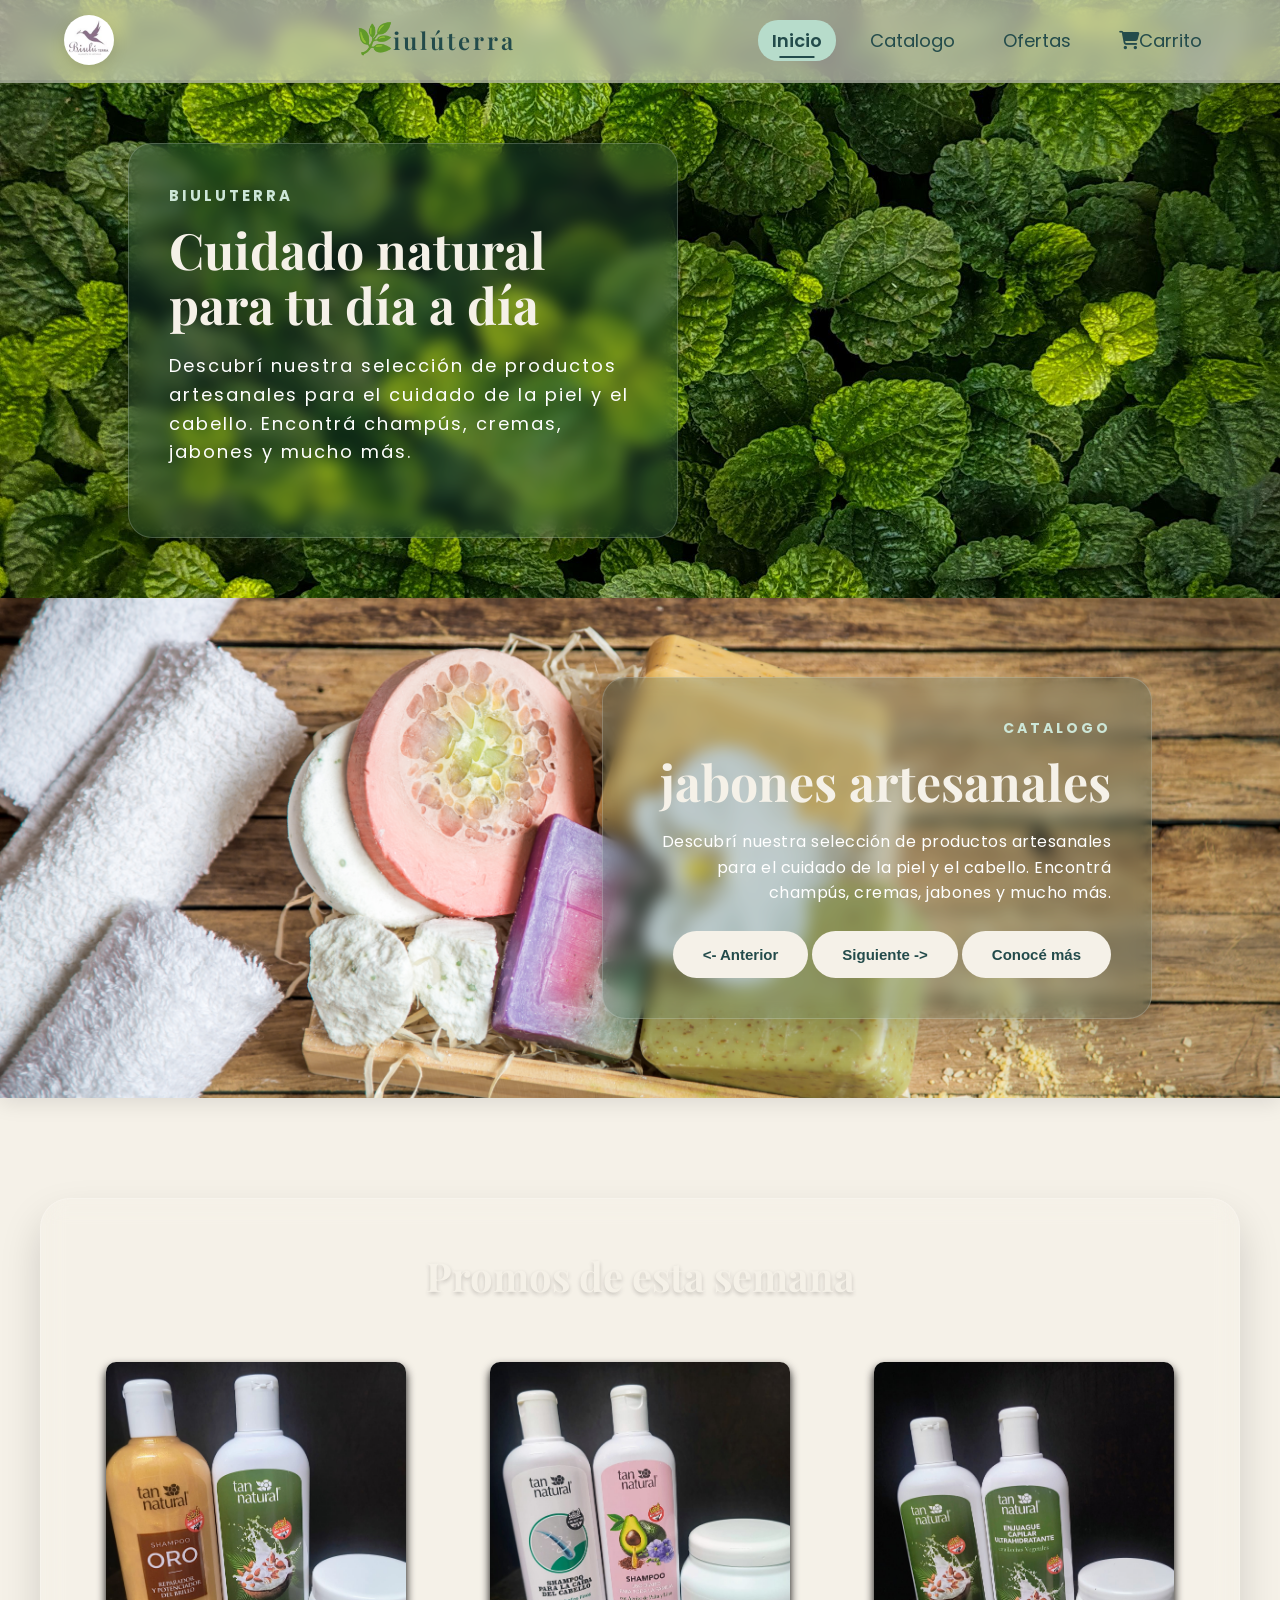
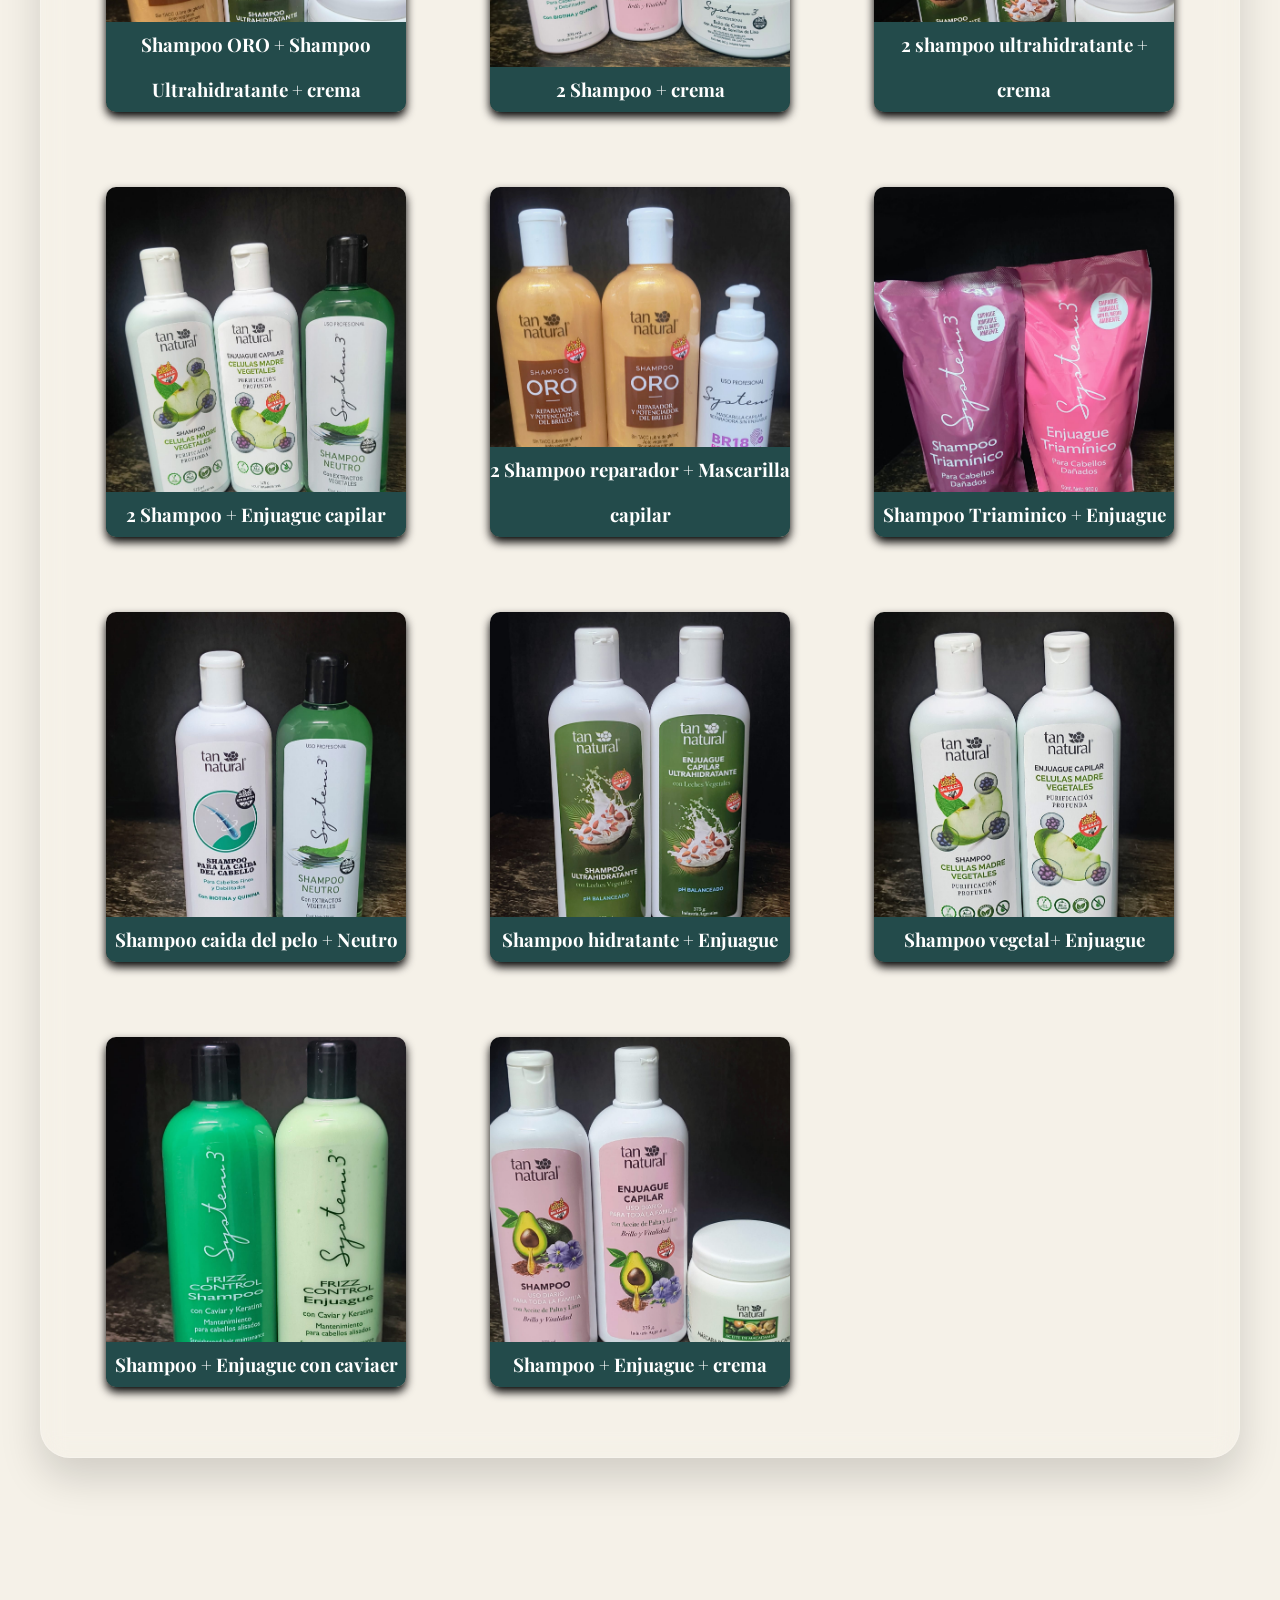
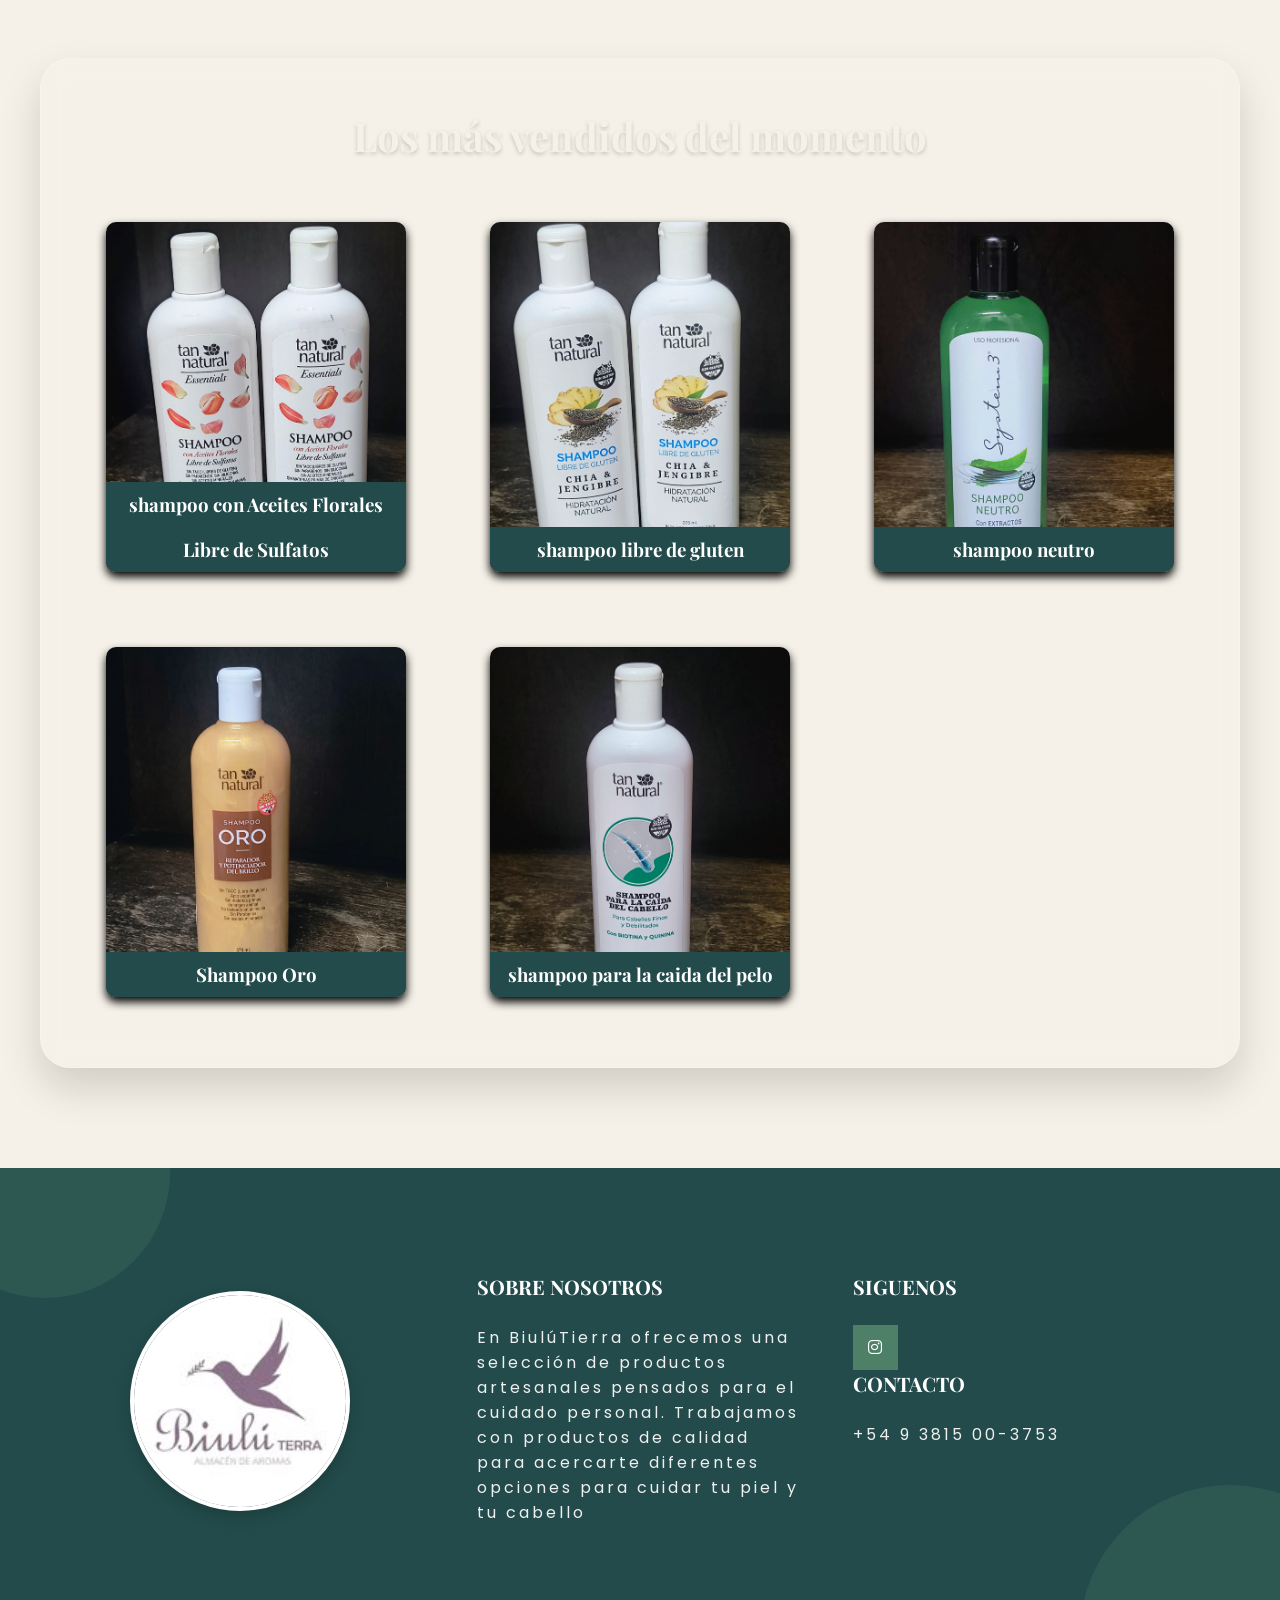
<file: index.html>
<!DOCTYPE html>
<html lang="en">
<head>

    <meta charset="UTF-8">
    <meta name="viewport" content="width=device-width, initial-scale=1.0">
    <link rel="stylesheet" href="/PAGINAS/CSS/index.css">
    <link rel="stylesheet" href="/PAGINAS/CSS/categoria.css">
    <link rel="preconnect" href="https://fonts.googleapis.com">
    <link rel="preconnect" href="https://fonts.gstatic.com" crossorigin>
    <link href="https://fonts.googleapis.com/css2?family=Playfair+Display:wght@500;600;700&family=Poppins:wght@300;400;500;600&display=swap" rel="stylesheet">
    <link rel="icon" href="/FOTOS Y VIDEOS/biuluterra.jpg">
    <link rel="stylesheet" href="https://cdnjs.cloudflare.com/ajax/libs/font-awesome/6.7.2/css/all.min.css">

    <title>Biuluterra</title>

</head>
<body>
    
    <header class="encabezado">

        <div class="head">

            <nav>

                <a href="#" class="logo">

                    <img src="/FOTOS Y VIDEOS/biuluterra.jpg" alt="foto de perfil">

                </a>
             <h1 class="titulo-header">
                  <span class="letra" data-char="B" data-emoji="🌿">B</span>
                  <span class="letra" data-char="i" data-emoji="💧,">i</span>
                  <span class="letra" data-char="u" data-emoji="🌱">u</span>
                  <span class="letra" data-char="l" data-emoji="🍃">l</span>
                  <span class="letra" data-char="u" data-emoji="🌸">ú</span>
                  <span class="letra" data-char="t" data-emoji="🌻">t</span>
                  <span class="letra" data-char="e" data-emoji="🌿">e</span>
                  <span class="letra" data-char="r" data-emoji="💧">r</span>
                  <span class="letra" data-char="r" data-emoji="🌱">r</span>
                  <span class="letra" data-char="a" data-emoji="🌲">a</span>
             </h1>
              
              <ul>

                 <li ><a class="enlaces" id="selected" href="/index.html">Inicio</a></li>

                 <li ><a class="enlaces"   id="selected" href="/PAGINAS/categoria.html">Catalogo</a></li>

                 <li ><a class="enlaces" id="selected" href="/PAGINAS/ofertas.html">Ofertas</a></li>

                 <li><a class="enlaces" href="/PAGINAS/carrito.html"><i class="fa-solid fa-cart-shopping"></i>Carrito</a></li>

              </ul>
           </nav>

        </div>

        <!-- HERO -->

        <div class="conteiner">

            <div class="hero-contenido">

             <p class="hero-pequeño"> BIULUTERRA</p>

             <h1 id="titulo">Cuidado natural para tu día a día</h1>

             <p class="hero-texto">Descubrí nuestra selección de productos artesanales para el cuidado de la piel y el cabello. Encontrá champús, cremas, jabones y mucho más.</p>
             
            </div>

        </div>

    </header>

    <main id="categorias">

        <div class="conteiner-replica">
            
           <div class="hero-contenido-replica">

             <p class="hero-pequeño-replica">CATALOGO</p>

             <h1 id="tituloDos">Cuidado natural para tu día a día</h1>

             <p class="hero-texto-replica">Descubrí nuestra selección de productos artesanales para el cuidado de la piel y el cabello. Encontrá champús, cremas, jabones y mucho más.</p>

             <button  class="info" id="anteriorDos"><- Anterior</button>

             <button  class="info"  id="siguienteDos">Siguiente -></button>

             <button class="info"><a  href="/PAGINAS/categoria.html">Conocé más</a></button>

           </div>

        </div>

    </main>

    <main class="principal">

        <section class="productos" id="productos">

         <div class="titulo-seccion">

             <h2>Promos de esta semana</h2>

         </div>

         <div id="ofer" class="cards"></div>

        </section>

    </main>

    <main class="principal">

        <section class="productos">
 
            <div class="titulo-seccion">

                <h2>Los más vendidos del momento</h2>

            </div>

            <div class="contenedor">

             <div class="card--contenedor">

                 <div id="cards" class="cards"></div>

             </div>

            </div>

       </section>

    </main>

    <footer class="pie-pagina">

        <div class="grupo-1">

            <div class="box">

                <figure>

                    <a href="#">

                        <img src="/FOTOS Y VIDEOS/biuluterra.jpg" alt="logo">

                    </a>

                </figure>

            </div>

            <div class="box">

                <h2>SOBRE NOSOTROS</h2>

                <p>En BiulúTierra ofrecemos una selección de productos artesanales pensados para el cuidado personal. Trabajamos con productos de calidad para acercarte diferentes opciones para cuidar tu piel y tu cabello</p>

            </div>
            <div class="box">

                <h2>SIGUENOS</h2>

                <div class="red-social">

                    <a href="https://www.instagram.com/p/ChH4y7QOW1x/?stkn=MW54NzA0eDJzZHVldA==" class="fa-brands fa-instagram"></a>

                </div>

                <h2>CONTACTO</h2>

                <p>+54 9 3815 00-3753</p>

            </div>

        </div>

    </footer>

    <script src="/PAGINAS/CSS/JAVASCRIPT/card.js"></script>

</body>
</file>
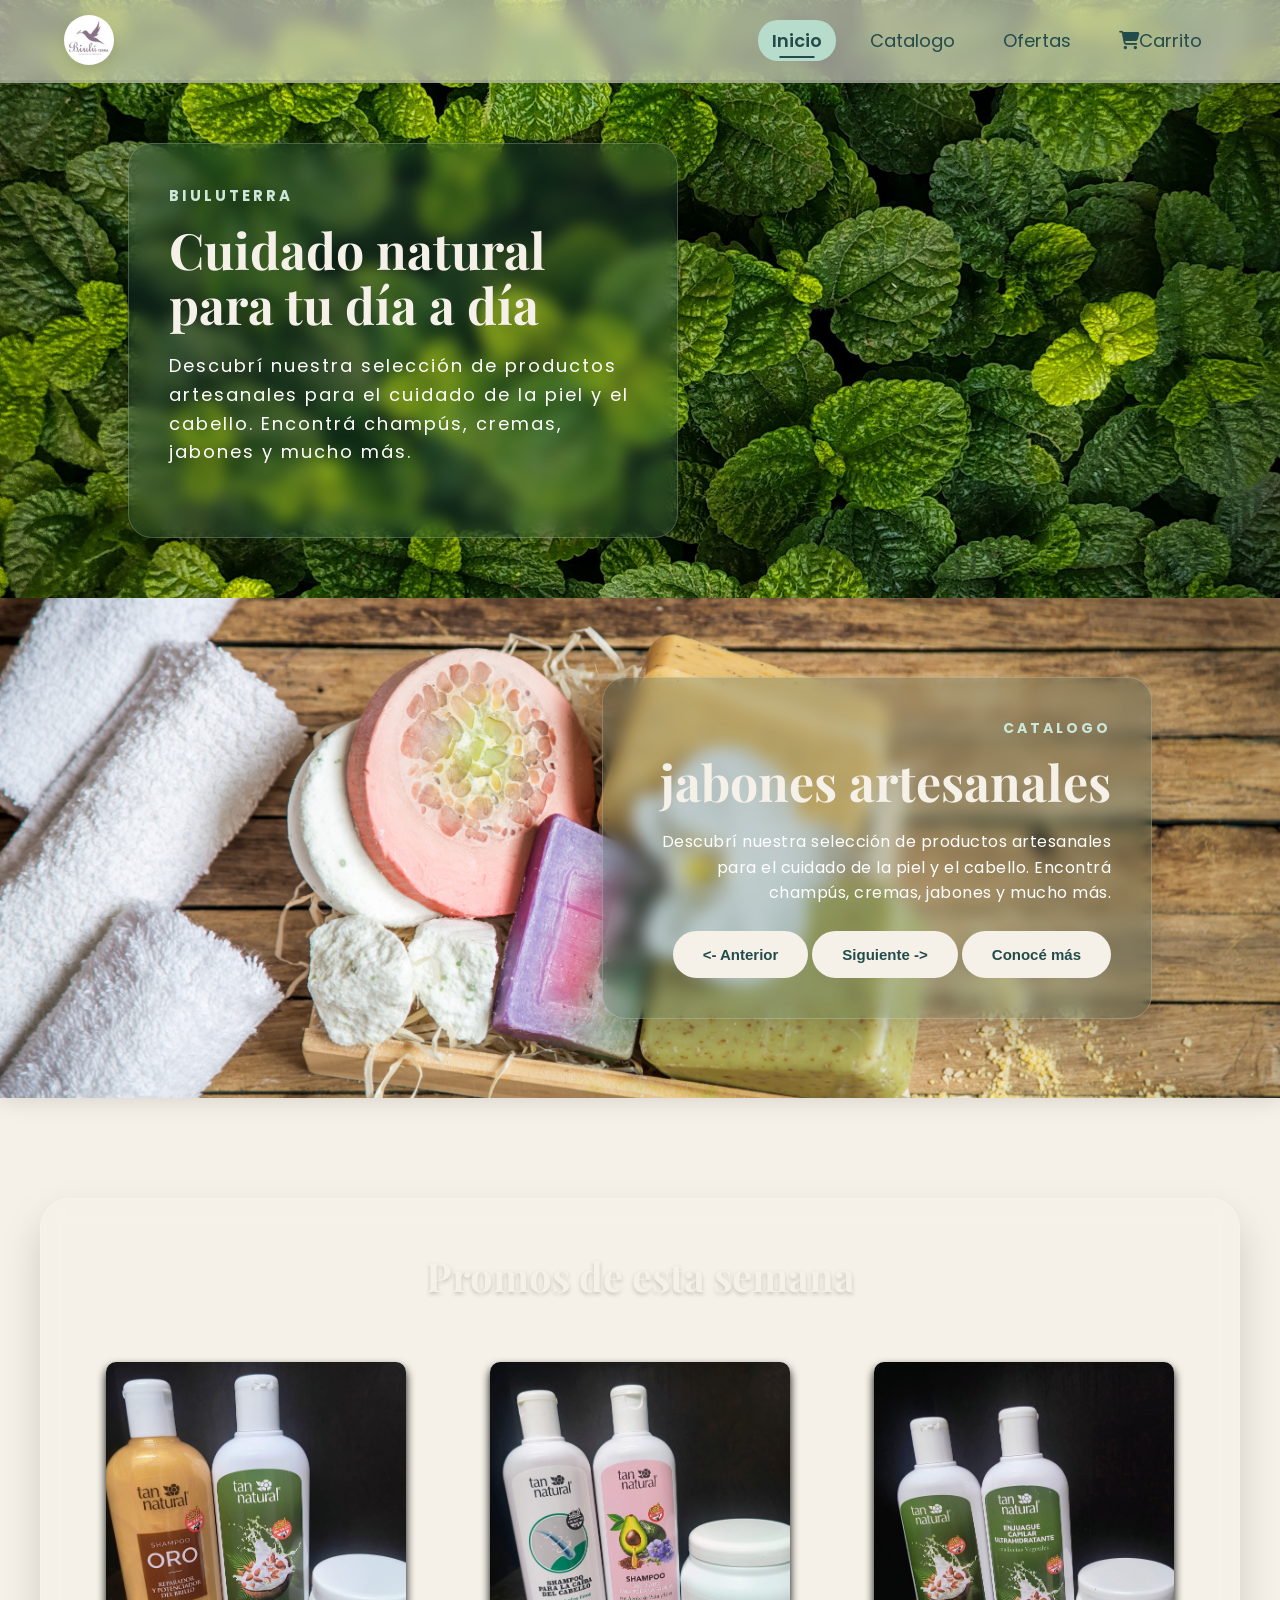
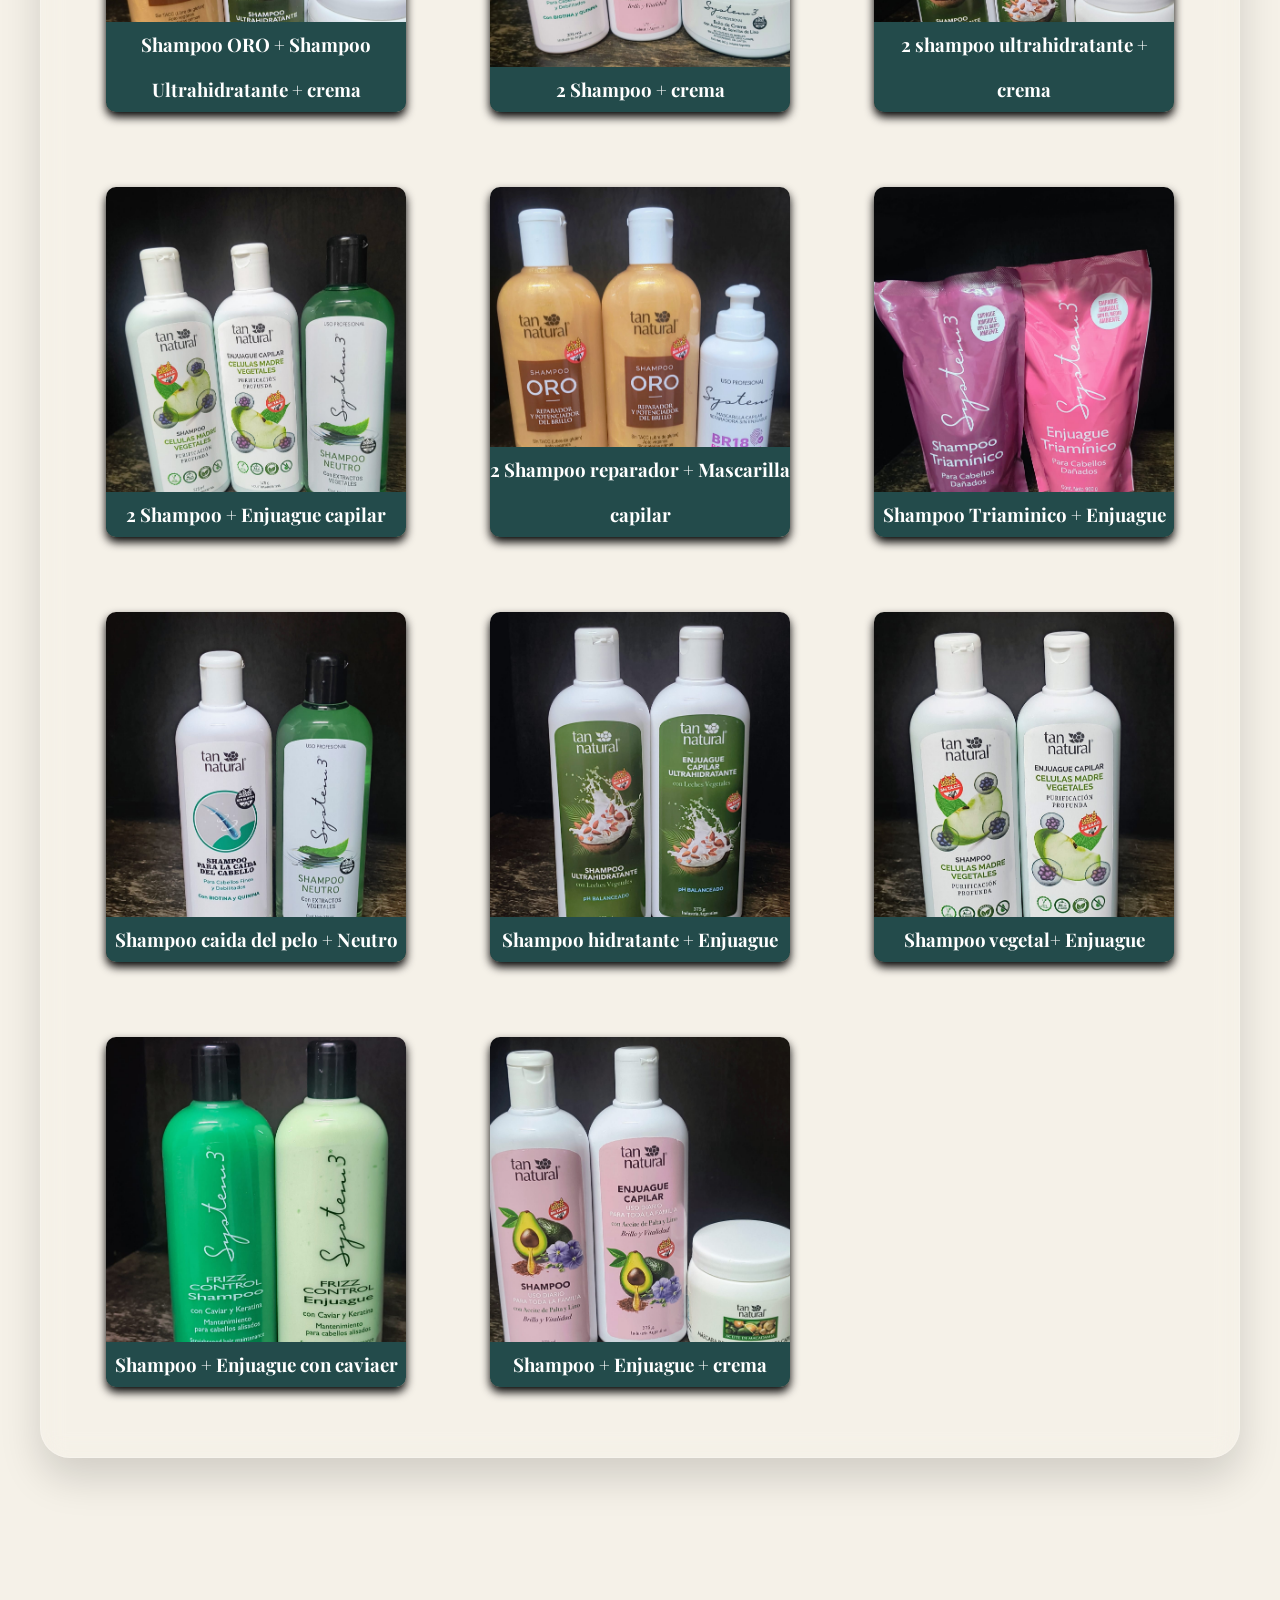
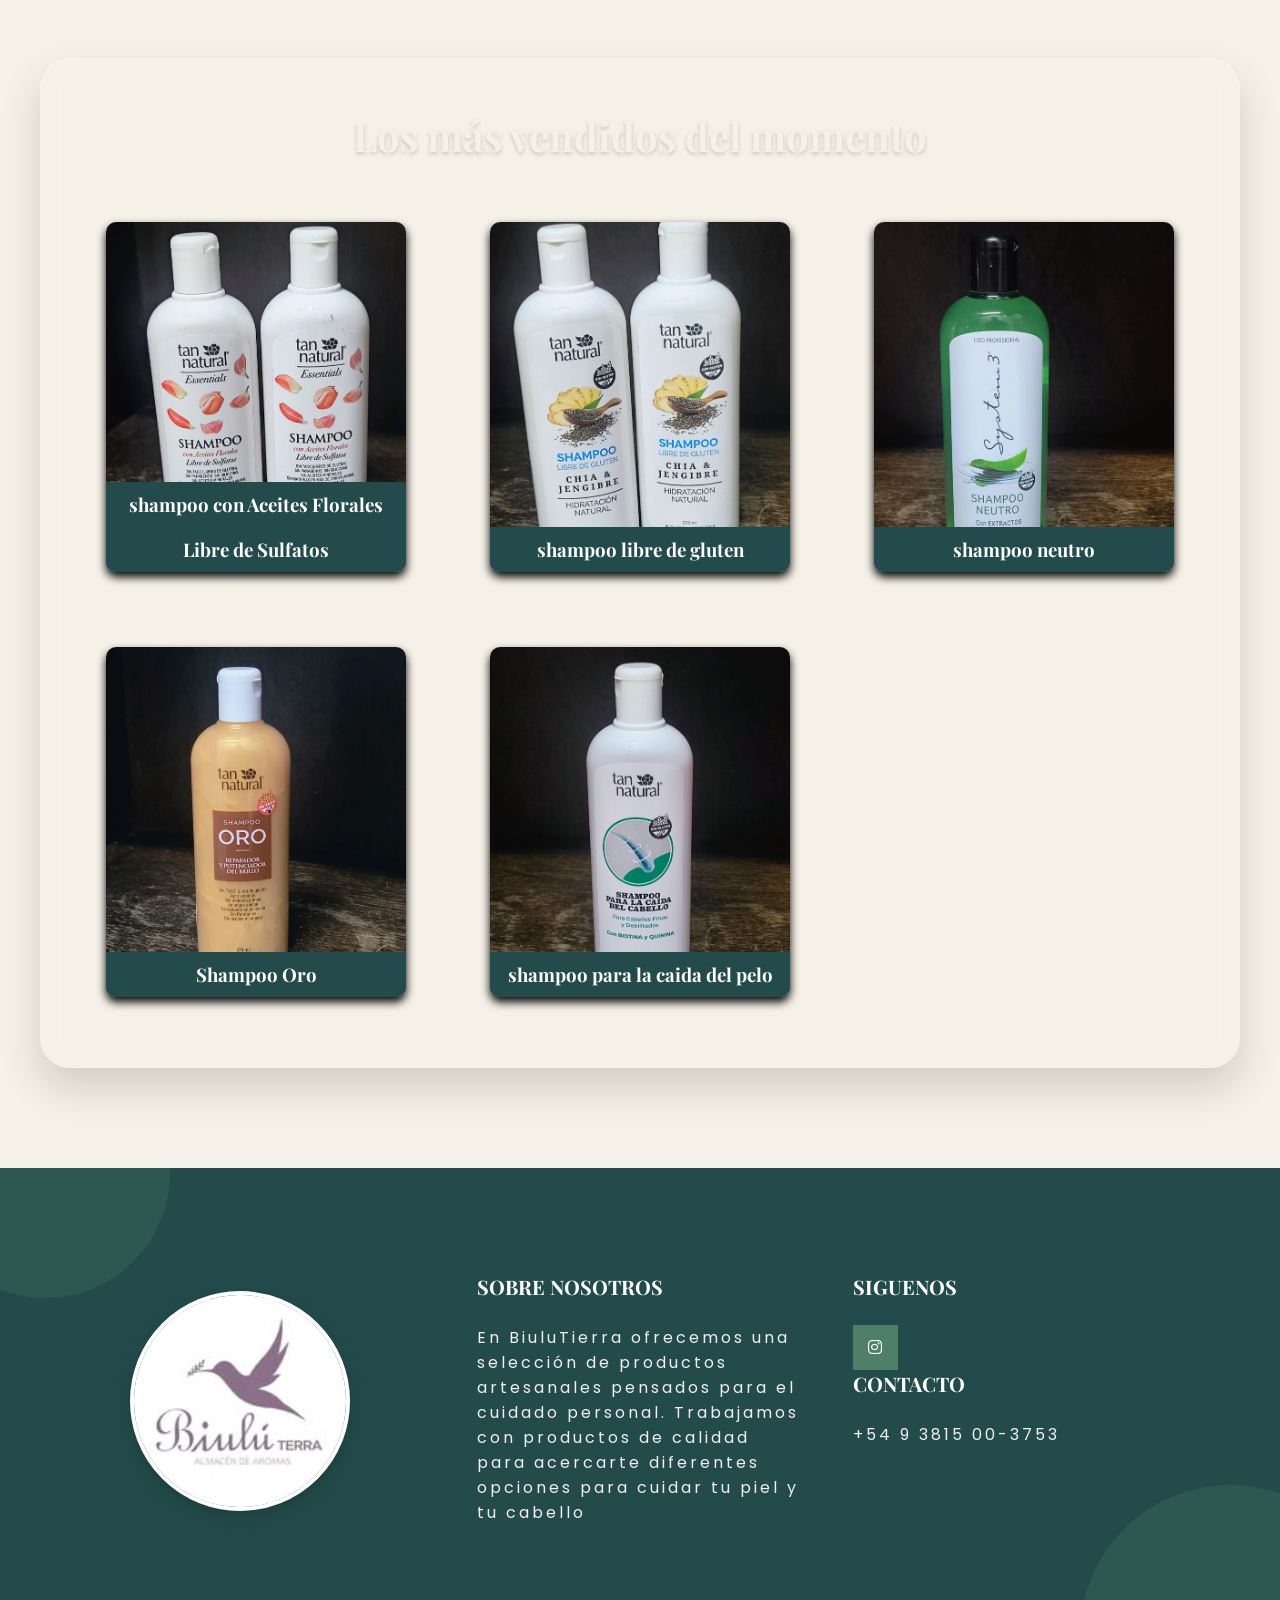
<file: PAGINAS/index.html>
<!DOCTYPE html>
<html lang="en">
<head>

    <meta charset="UTF-8">
    <meta name="viewport" content="width=device-width, initial-scale=1.0">
    <link rel="stylesheet" href="/PAGINAS/CSS/index.css">
    <link rel="stylesheet" href="/PAGINAS/CSS/categoria.css">
    <link rel="preconnect" href="https://fonts.googleapis.com">
    <link rel="preconnect" href="https://fonts.gstatic.com" crossorigin>
    <link href="https://fonts.googleapis.com/css2?family=Playfair+Display:wght@500;600;700&family=Poppins:wght@300;400;500;600&display=swap" rel="stylesheet">
    <link rel="icon" href="/FOTOS Y VIDEOS/biuluterra.jpg">
    <link rel="stylesheet" href="https://cdnjs.cloudflare.com/ajax/libs/font-awesome/6.7.2/css/all.min.css">

    <title>Biuluterra</title>

</head>
<body>
    
    <header class="encabezado">

        <div class="head">

            <nav>

                <a href="#" class="logo">

                    <img src="/FOTOS Y VIDEOS/biuluterra.jpg" alt="foto de perfil">

                </a>
              
              <ul>

                 <li ><a class="enlaces" id="selected" href="/PAGINAS/index.html">Inicio</a></li>

                 <li ><a class="enlaces"   id="selected" href="/PAGINAS/categoria.html">Catalogo</a></li>

                 <li ><a class="enlaces" id="selected" href="/PAGINAS/ofertas.html">Ofertas</a></li>

                 <li><a class="enlaces" href="/PAGINAS/carrito.html"><i class="fa-solid fa-cart-shopping"></i>Carrito</a></li>

              </ul>
           </nav>

        </div>

        <!-- HERO -->

        <div class="conteiner">

            <div class="hero-contenido">

             <p class="hero-pequeño"> BIULUTERRA</p>

             <h1 id="titulo">Cuidado natural para tu día a día</h1>

             <p class="hero-texto">Descubrí nuestra selección de productos artesanales para el cuidado de la piel y el cabello. Encontrá champús, cremas, jabones y mucho más.</p>
             
            </div>

        </div>

    </header>

    <main id="categorias">

        <div class="conteiner-replica">
            
           <div class="hero-contenido-replica">

             <p class="hero-pequeño-replica">CATALOGO</p>

             <h1 id="tituloDos">Cuidado natural para tu día a día</h1>

             <p class="hero-texto-replica">Descubrí nuestra selección de productos artesanales para el cuidado de la piel y el cabello. Encontrá champús, cremas, jabones y mucho más.</p>

             <button  class="info" id="anteriorDos"><- Anterior</button>

             <button  class="info"  id="siguienteDos">Siguiente -></button>

             <button class="info"><a  href="/PAGINAS/categoria.html">Conocé más</a></button>

           </div>

        </div>

    </main>

    <main class="principal">

        <section class="productos" id="productos">

         <div class="titulo-seccion">

             <h2>Promos de esta semana</h2>

         </div>

         <div id="ofer" class="cards"></div>

        </section>

    </main>

    <main class="principal">

        <section class="productos">
 
            <div class="titulo-seccion">

                <h2>Los más vendidos del momento</h2>

            </div>

            <div class="contenedor">

             <div class="card--contenedor">

                 <div id="cards" class="cards"></div>

             </div>

            </div>

       </section>

    </main>

    <footer class="pie-pagina">

        <div class="grupo-1">

            <div class="box">

                <figure>

                    <a href="#">

                        <img src="/FOTOS Y VIDEOS/biuluterra.jpg" alt="logo">

                    </a>

                </figure>

            </div>

            <div class="box">

                <h2>SOBRE NOSOTROS</h2>

                <p>En BiuluTierra ofrecemos una selección de productos artesanales pensados para el cuidado personal. Trabajamos con productos de calidad para acercarte diferentes opciones para cuidar tu piel y tu cabello</p>

            </div>
            <div class="box">

                <h2>SIGUENOS</h2>

                <div class="red-social">

                    <a href="https://www.instagram.com/p/ChH4y7QOW1x/?stkn=MW54NzA0eDJzZHVldA==" class="fa-brands fa-instagram"></a>

                </div>

                <h2>CONTACTO</h2>

                <p>+54 9 3815 00-3753</p>

            </div>

        </div>

    </footer>

    <script src="/PAGINAS/CSS/JAVASCRIPT/card.js"></script>

</body>
</file>
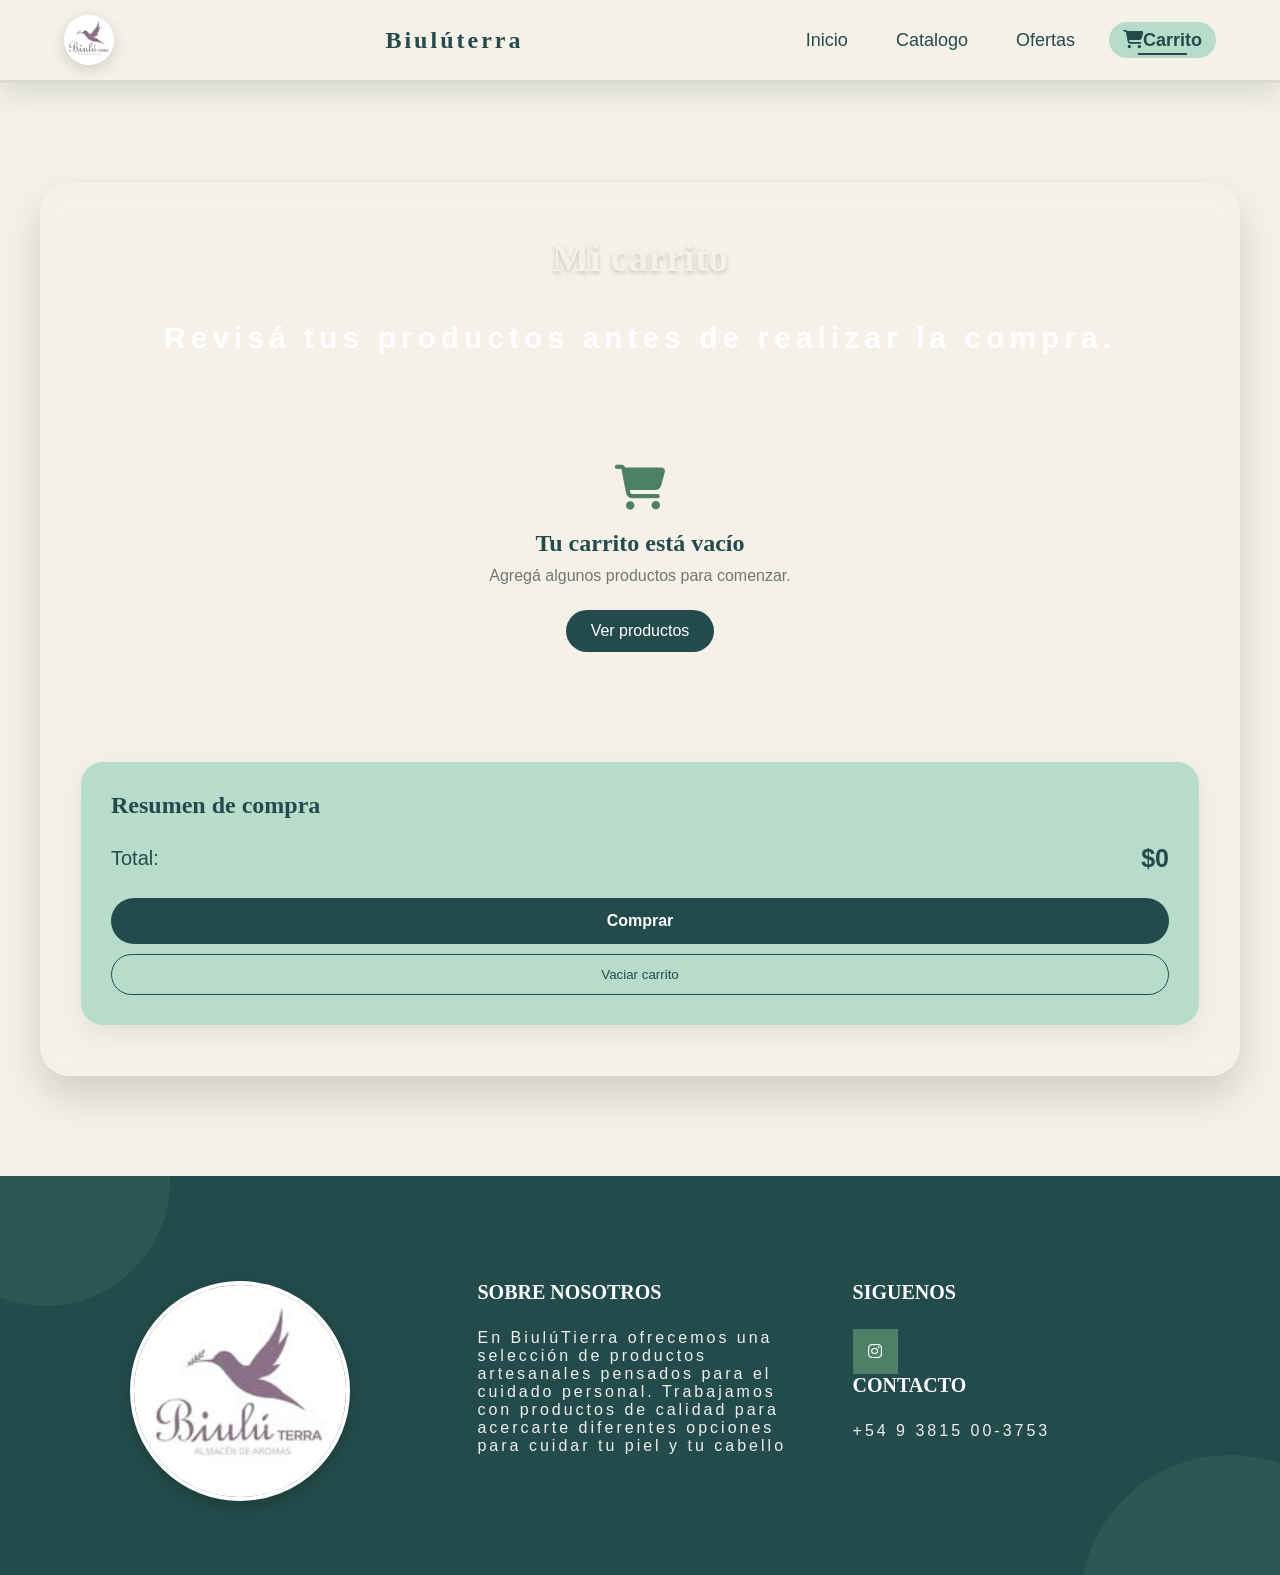
<file: PAGINAS/carrito.html>
<!DOCTYPE html>
<html lang="en">
<head>

    <meta charset="UTF-8">
    <meta name="viewport" content="width=device-width, initial-scale=1.0">
    <link rel="stylesheet" href="/PAGINAS/CSS/carrito.css">
    <link rel="icon" href="/FOTOS Y VIDEOS/biuluterra.jpg">
    <link rel="stylesheet" href="https://cdnjs.cloudflare.com/ajax/libs/font-awesome/6.7.2/css/all.min.css">
    <title>Biuluterra</title>

</head>
<body>
    <header class="encabezado">

        <div class="head">

            <nav>

                <a href="/index.html" class="logo">

                    <img src="/FOTOS Y VIDEOS/biuluterra.jpg" alt="foto de perfil">

                </a>
             <h1 class="titulo-header">
                  <span class="letra" data-char="B" data-emoji="🌿">B</span>
                  <span class="letra" data-char="i" data-emoji="💧,">i</span>
                  <span class="letra" data-char="u" data-emoji="🌱">u</span>
                  <span class="letra" data-char="l" data-emoji="🍃">l</span>
                  <span class="letra" data-char="u" data-emoji="🌸">ú</span>
                  <span class="letra" data-char="t" data-emoji="🌻">t</span>
                  <span class="letra" data-char="e" data-emoji="🌿">e</span>
                  <span class="letra" data-char="r" data-emoji="💧">r</span>
                  <span class="letra" data-char="r" data-emoji="🌱">r</span>
                  <span class="letra" data-char="a" data-emoji="🌲">a</span>
             </h1>

              <ul>

                 <li ><a class="enlaces"  href="/index.html">Inicio</a></li>

                 <li ><a class="enlaces"  href="/PAGINAS/categoria.html">Catalogo</a></li>

                 <li ><a class="enlaces"  href="/PAGINAS/ofertas.html">Ofertas</a></li>

                 <li><a class="enlaces" href="/PAGINAS/carrito.html"><i class="fa-solid fa-cart-shopping"></i>Carrito</a></li>

              </ul>

           </nav>

        </div>

    </header>

    <main class="principal">

        <section class="productos" id="productos">

        <div class="titulo-seccion">

            <h2>Mi carrito</h2>

        </div>

         <div class="titulo-seccion">

            <p>Revisá tus productos antes de realizar la compra.</p>

        </div>

        <div id="productos-carrito" class="productos-carrito"></div>

        <div class="resumen-carrito">

            <h2>Resumen de compra</h2>

            <div class="total">

                <span>Total:</span>

                <strong id="total">$0</strong>

            </div>

            <button id="comprar-todo" class="boton-comprar">Comprar</button>
            <button id="vaciar-carrito" class="boton-vaciar">Vaciar carrito</button>

        </div>

       </section>

    </main>
    <footer class="pie-pagina">

        <div class="grupo-1">

            <div class="box">

                <figure>

                    <a href="/index.html">

                        <img src="/FOTOS Y VIDEOS/biuluterra.jpg" alt="logo">

                    </a>

                </figure>

            </div>

            <div class="box">

                <h2>SOBRE NOSOTROS</h2>

                <p>En BiulúTierra ofrecemos una selección de productos artesanales pensados para el cuidado personal. Trabajamos con productos de calidad para acercarte diferentes opciones para cuidar tu piel y tu cabello</p>

            </div>

            <div class="box">

                <h2>SIGUENOS</h2>

                <div class="red-social">

                    <a href="https://www.instagram.com/p/ChH4y7QOW1x/?stkn=MW54NzA0eDJzZHVldA==" class="fa-brands fa-instagram"></a>

                </div>

                <h2>CONTACTO</h2>

                <p>+54 9 3815 00-3753</p>

            </div>

        </div>

    </footer>

    <script src="/PAGINAS/CSS/JAVASCRIPT/carrito.js"></script>

    <script src="/PAGINAS/CSS/JAVASCRIPT/card.js"></script>
    
</body>
</file>
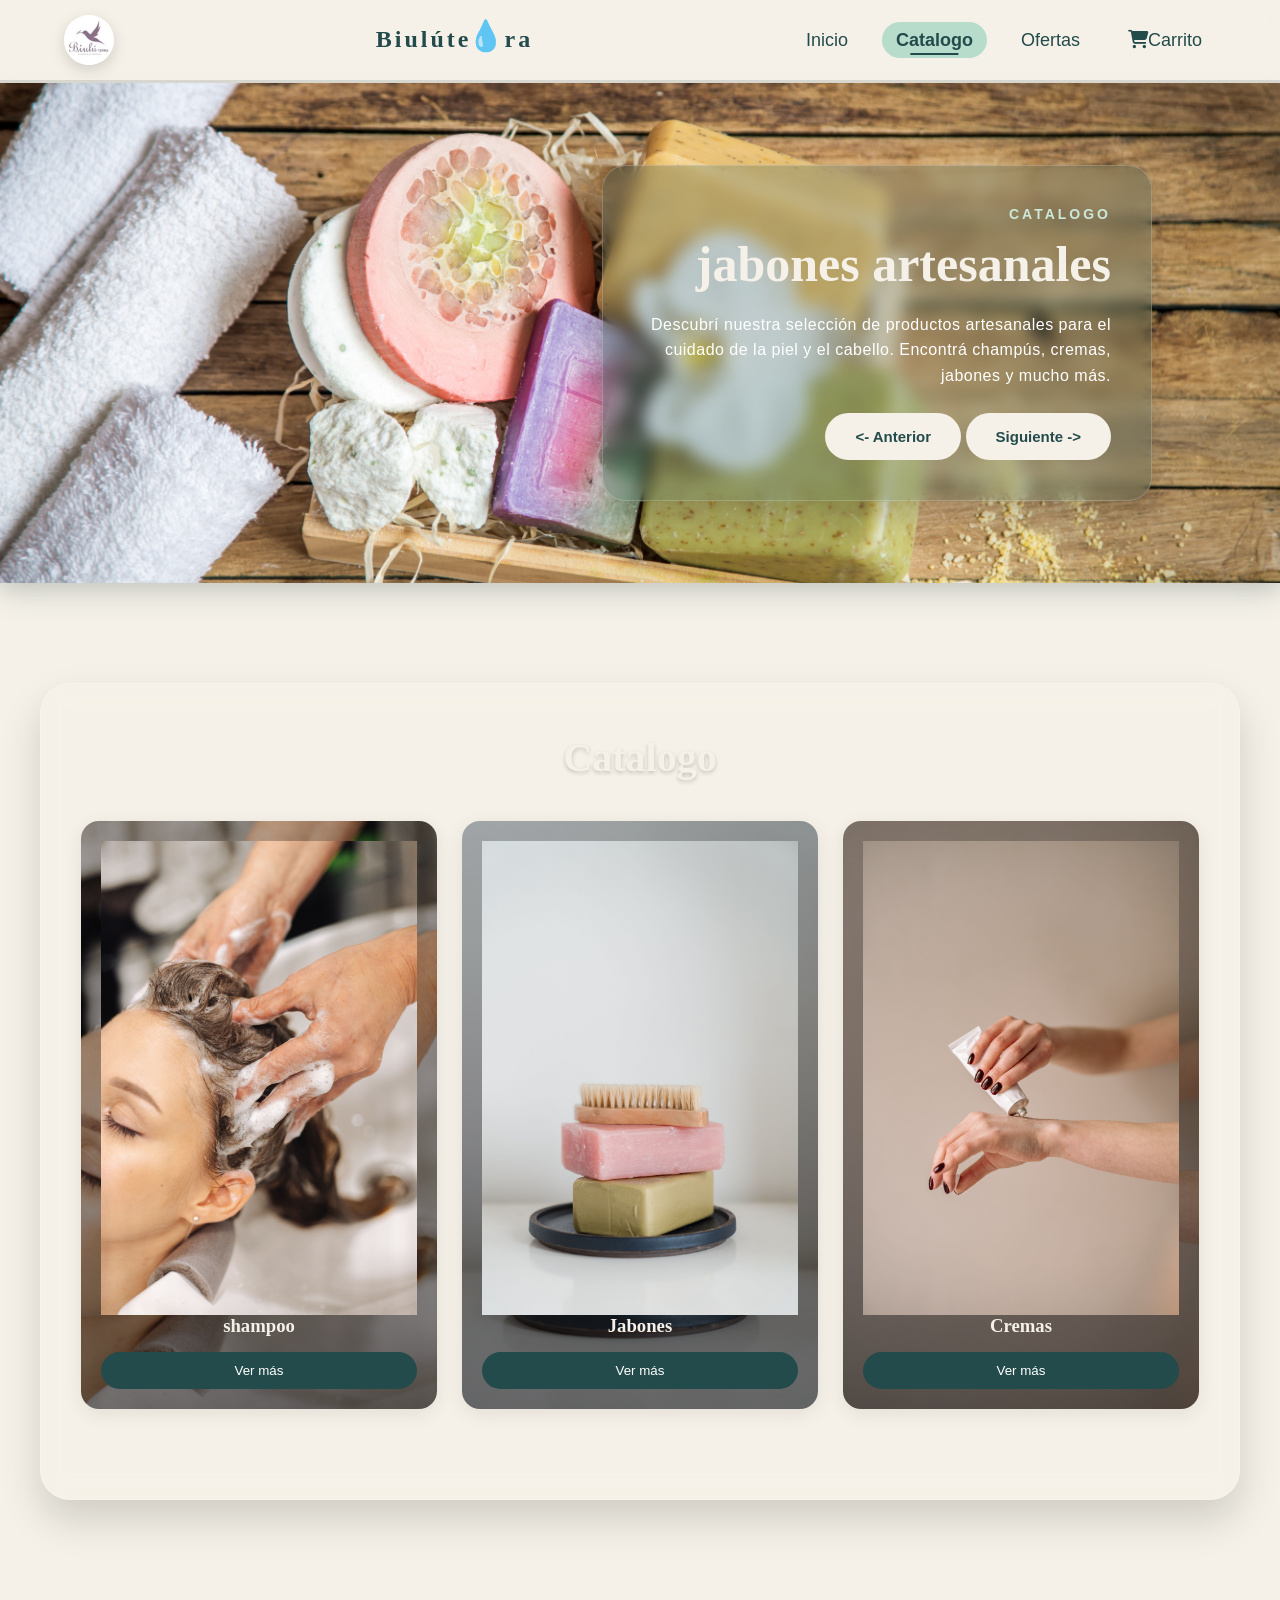
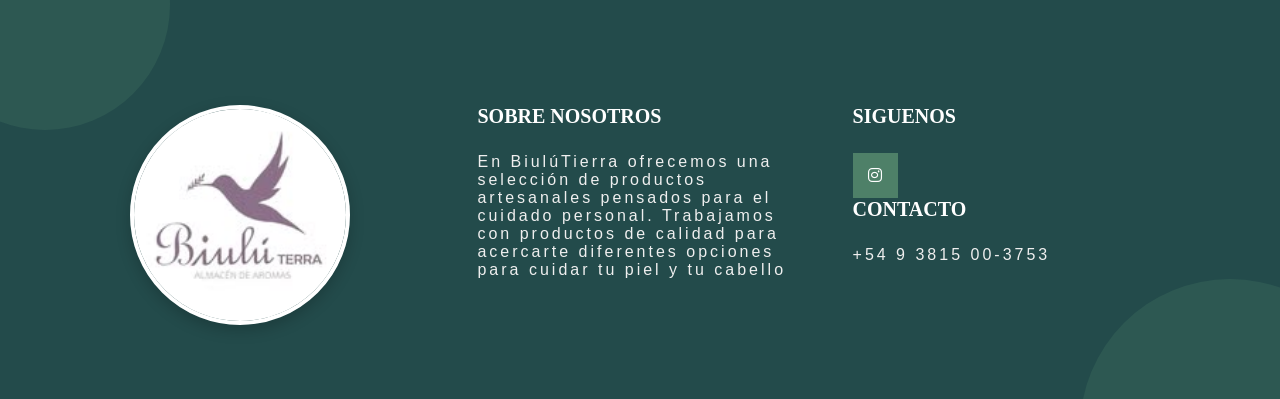
<file: PAGINAS/categoria.html>
<!DOCTYPE html>
<html lang="en">
<head>

    <meta charset="UTF-8">
    <meta name="viewport" content="width=device-width, initial-scale=1.0">
    <link rel="stylesheet" href="/PAGINAS/CSS/index.css">
    <link rel="stylesheet" href="/PAGINAS/CSS/categoria.css">
    <link rel="icon" href="/FOTOS Y VIDEOS/biuluterra.jpg">
    <link rel="stylesheet" href="https://cdnjs.cloudflare.com/ajax/libs/font-awesome/6.7.2/css/all.min.css">

    <title>Biuluterra</title>

</head>
<body>

    <header class="encabezado">

        <div class="head">

            <nav>

                <a href="/index.html" class="logo">

                    <img src="/FOTOS Y VIDEOS/biuluterra.jpg" alt="foto de perfil">

                </a>
             <h1 class="titulo-header">
                  <span class="letra" data-char="B" data-emoji="🌿">B</span>
                  <span class="letra" data-char="i" data-emoji="💧,">i</span>
                  <span class="letra" data-char="u" data-emoji="🌱">u</span>
                  <span class="letra" data-char="l" data-emoji="🍃">l</span>
                  <span class="letra" data-char="u" data-emoji="🌸">ú</span>
                  <span class="letra" data-char="t" data-emoji="🌻">t</span>
                  <span class="letra" data-char="e" data-emoji="🌿">e</span>
                  <span class="letra" data-char="r" data-emoji="💧">r</span>
                  <span class="letra" data-char="r" data-emoji="🌱">r</span>
                  <span class="letra" data-char="a" data-emoji="🌲">a</span>
             </h1>

              <ul>

                 <li ><a class="enlaces"  href="/index.html">Inicio</a></li>

                 <li ><a class="enlaces"  href="/PAGINAS/categoria.html">Catalogo</a></li>

                 <li ><a class="enlaces"  href="/PAGINAS/ofertas.html">Ofertas</a></li>

                 <li><a class="enlaces" href="/PAGINAS/carrito.html"><i class="fa-solid fa-cart-shopping"></i>Carrito</a></li>

              </ul>

           </nav>

        </div>

        <!-- HERO -->
        <div id="categorias">

         <div class="conteiner-replica">
            
           <div class="hero-contenido-replica">

             <p class="hero-pequeño-replica">CATALOGO</p>

             <h1 id="tituloDos">Cuidado natural para tu día a día</h1>

             <p class="hero-texto-replica">Descubrí nuestra selección de productos artesanales para el cuidado de la piel y el cabello. Encontrá champús, cremas, jabones y mucho más.</p>

             <button  class="info" id="anteriorDos"><- Anterior</button>

             <button  class="info"  id="siguienteDos">Siguiente -></button>
           </div>

         </div>

        </div>

    </header>

    <main class="principal">

        <section class="productos" id="productos">

         <div class="titulo-seccion">

            <h2>Catalogo</h2>

        </div>

        <div id="categoria" class="cardsCate"></div>

        </section>
        
    </main>

    <footer class="pie-pagina">

        <div class="grupo-1">

            <div class="box">

                <figure>

                    <a href="/index.html">

                        <img src="/FOTOS Y VIDEOS/biuluterra.jpg" alt="logo">

                    </a>

                </figure>

            </div>

            <div class="box">

                <h2>SOBRE NOSOTROS</h2>

                <p>En BiulúTierra ofrecemos una selección de productos artesanales pensados para el cuidado personal. Trabajamos con productos de calidad para acercarte diferentes opciones para cuidar tu piel y tu cabello</p>

            </div>

            <div class="box">

                <h2>SIGUENOS</h2>

                <div class="red-social">

                    <a href="https://www.instagram.com/p/ChH4y7QOW1x/?stkn=MW54NzA0eDJzZHVldA==" class="fa-brands fa-instagram"></a>

                </div>

                <h2>CONTACTO</h2>

                <p>+54 9 3815 00-3753</p>

            </div>

        </div>

    </footer>

    <script src="/PAGINAS/CSS/JAVASCRIPT/categoria.js"></script>
    
</body>
</file>
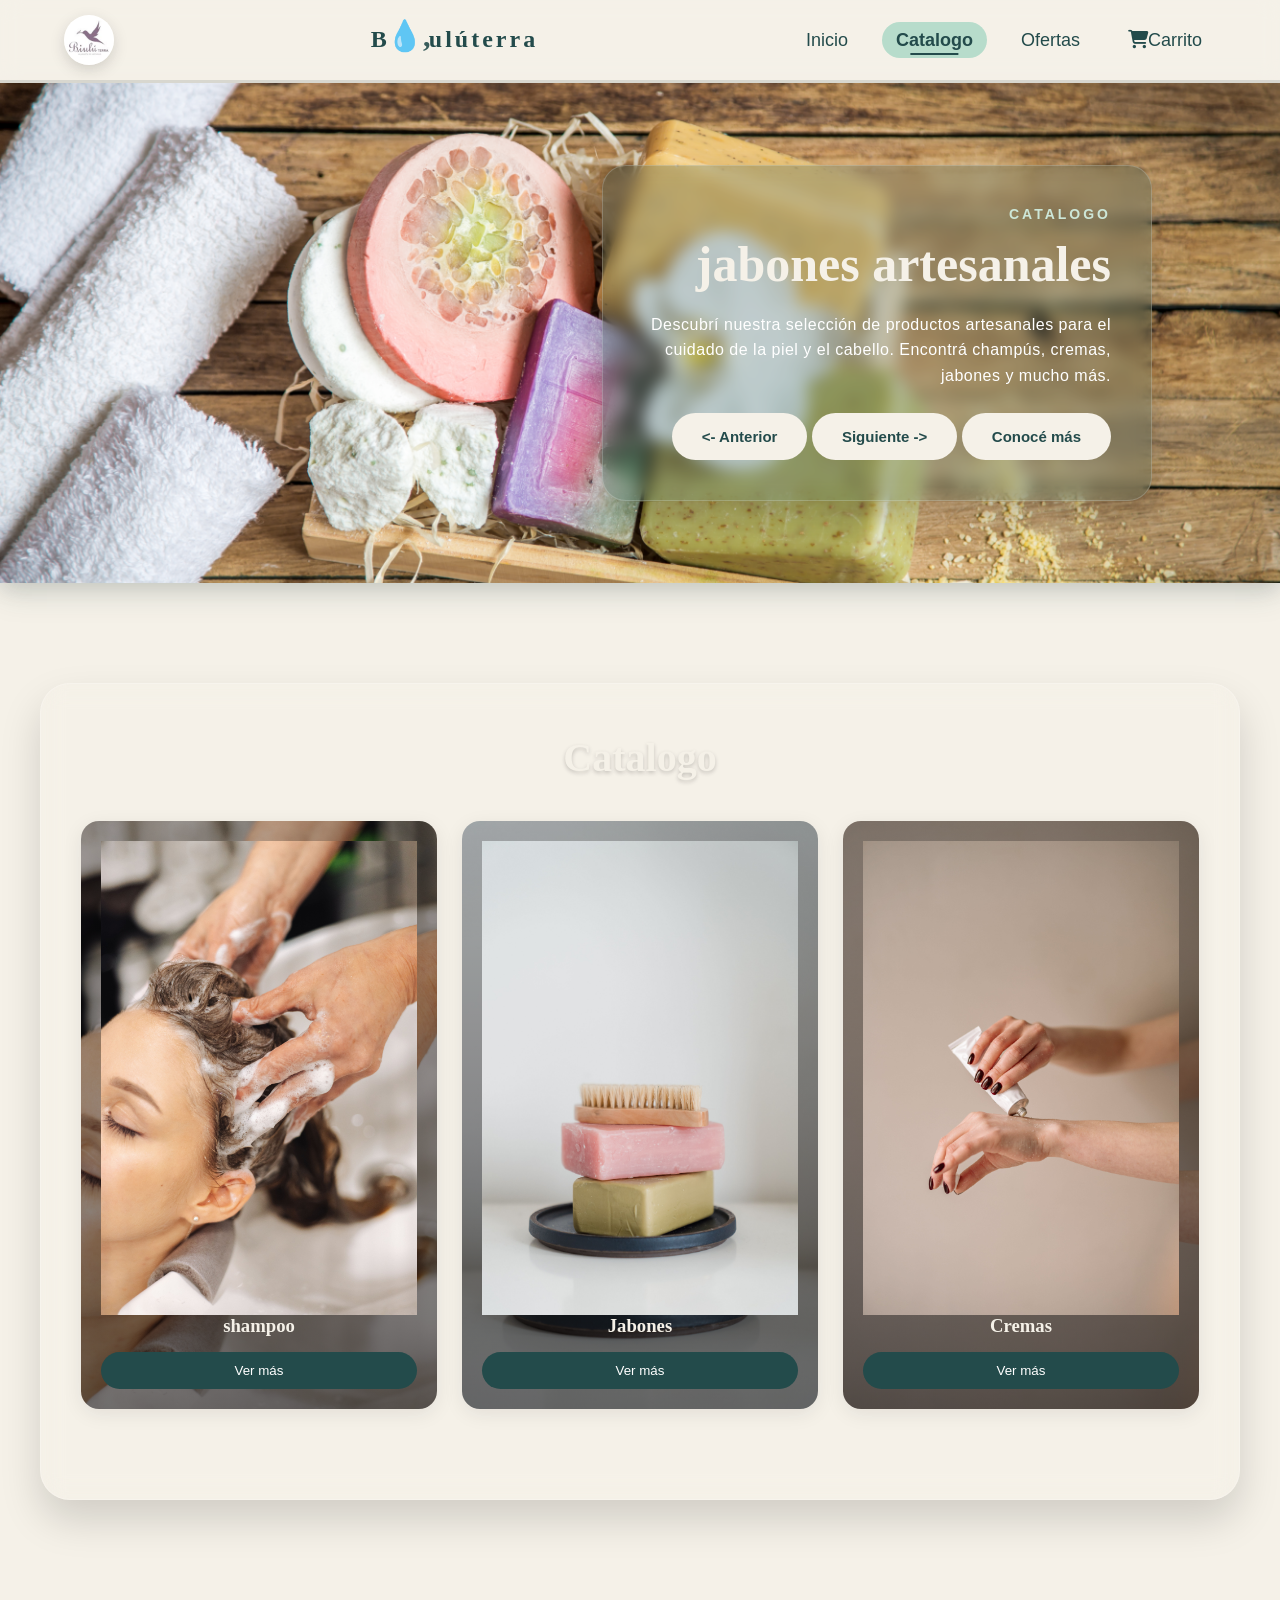
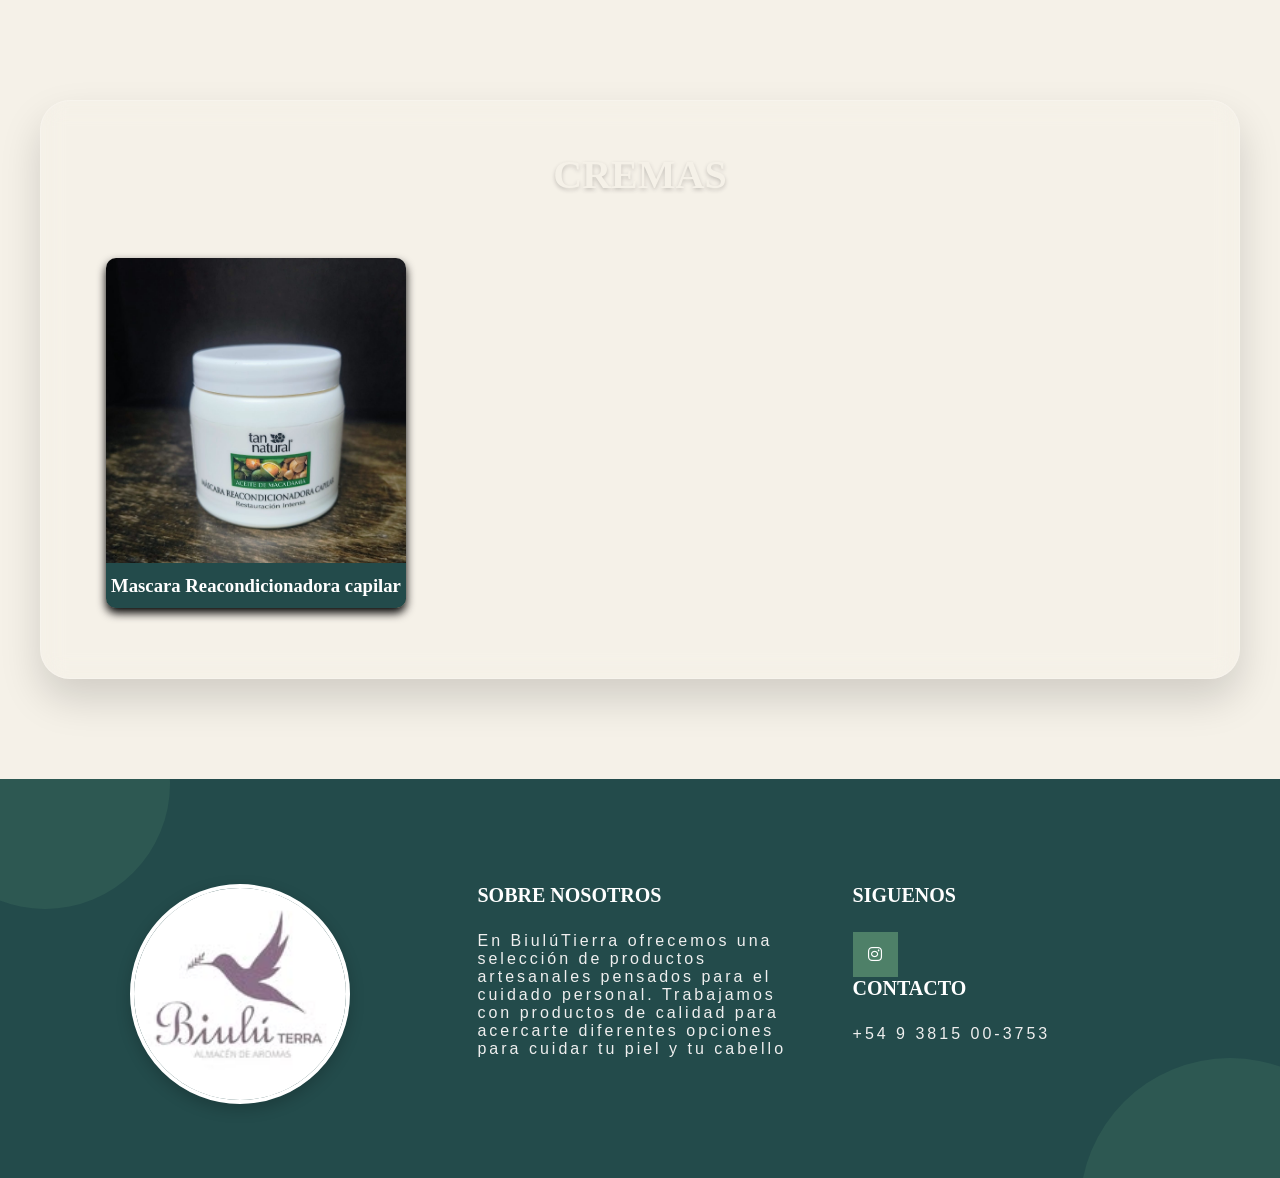
<file: PAGINAS/Cremas.html>
<!DOCTYPE html>
<html lang="en">
<head>

    <meta charset="UTF-8">
    <meta name="viewport" content="width=device-width, initial-scale=1.0">
    <link rel="icon" href="/FOTOS Y VIDEOS/biuluterra.jpg">
    <link rel="stylesheet" href="/PAGINAS/CSS/crema.css">
    <link rel="stylesheet" href="https://cdnjs.cloudflare.com/ajax/libs/font-awesome/6.7.2/css/all.min.css">

    <title>Biuluterra</title>

</head>
<body>

    <header class="encabezado">

        <div class="head">

            <nav>

                <a href="/index.html" class="logo">

                    <img src="/FOTOS Y VIDEOS/biuluterra.jpg" alt="foto de perfil">

                </a>
             <h1 class="titulo-header">
                  <span class="letra" data-char="B" data-emoji="🌿">B</span>
                  <span class="letra" data-char="i" data-emoji="💧,">i</span>
                  <span class="letra" data-char="u" data-emoji="🌱">u</span>
                  <span class="letra" data-char="l" data-emoji="🍃">l</span>
                  <span class="letra" data-char="u" data-emoji="🌸">ú</span>
                  <span class="letra" data-char="t" data-emoji="🌻">t</span>
                  <span class="letra" data-char="e" data-emoji="🌿">e</span>
                  <span class="letra" data-char="r" data-emoji="💧">r</span>
                  <span class="letra" data-char="r" data-emoji="🌱">r</span>
                  <span class="letra" data-char="a" data-emoji="🌲">a</span>
             </h1>

              <ul>

                 <li ><a class="enlaces"  href="/index.html">Inicio</a></li>

                 <li ><a class="enlaces"  href="/PAGINAS/categoria.html">Catalogo</a></li>

                 <li ><a class="enlaces"  href="/PAGINAS/ofertas.html">Ofertas</a></li>

                 <li><a class="enlaces" href="/PAGINAS/carrito.html"><i class="fa-solid fa-cart-shopping"></i>Carrito</a></li>

              </ul>

           </nav>

        </div>

        <!-- HERO -->
        <div id="categorias">

         <div class="conteiner-replica">
            
           <div class="hero-contenido-replica">

             <p class="hero-pequeño-replica">CATALOGO</p>

             <h1 id="tituloDos">Cuidado natural para tu día a día</h1>

             <p class="hero-texto-replica">Descubrí nuestra selección de productos artesanales para el cuidado de la piel y el cabello. Encontrá champús, cremas, jabones y mucho más.</p>

             <button  class="info" id="anteriorDos"><- Anterior</button>

             <button  class="info"  id="siguienteDos">Siguiente -></button>

             <button class="info"><a  href="/PAGINAS/categoria.html">Conocé más</a></button>

           </div>

         </div>

        </div>
        
    </header>

    <main class="principal">

        <section class="productos" id="productos">

         <div class="titulo-seccion">
             <h2>Catalogo</h2>
         </div>
         
         <div id="categoria" class="cardsCate"></div>

        </section>
        
    </main>

    <main class="principal">

       <section class="productos">

        <div class="titulo-seccion">

            <h2>CREMAS</h2>

        </div>

     </div>

        <div id="cards" class="cards"></div>

       </section>

    </main>

    <footer class="pie-pagina">

        <div class="grupo-1">

            <div class="box">

                <figure>

                    <a href="/index.html">

                        <img src="/FOTOS Y VIDEOS/biuluterra.jpg" alt="logo">

                    </a>

                </figure>

            </div>

            <div class="box">

                <h2>SOBRE NOSOTROS</h2>

                <p>En BiulúTierra ofrecemos una selección de productos artesanales pensados para el cuidado personal. Trabajamos con productos de calidad para acercarte diferentes opciones para cuidar tu piel y tu cabello</p>

            </div>

            <div class="box">

                <h2>SIGUENOS</h2>

                <div class="red-social">

                    <a href="https://www.instagram.com/p/ChH4y7QOW1x/?stkn=MW54NzA0eDJzZHVldA==" class="fa-brands fa-instagram"></a>

                </div>

                <h2>CONTACTO</h2>

                <p>+54 9 3815 00-3753</p>

            </div>

        </div>

    </footer>

    <script src="/PAGINAS/CSS/JAVASCRIPT/cremas.js"></script>

    <script src="/PAGINAS/CSS/JAVASCRIPT/categoria.js"></script>
    
    <script src="/PAGINAS/CSS/JAVASCRIPT/carrito.js"></script>
    
</body>
</file>
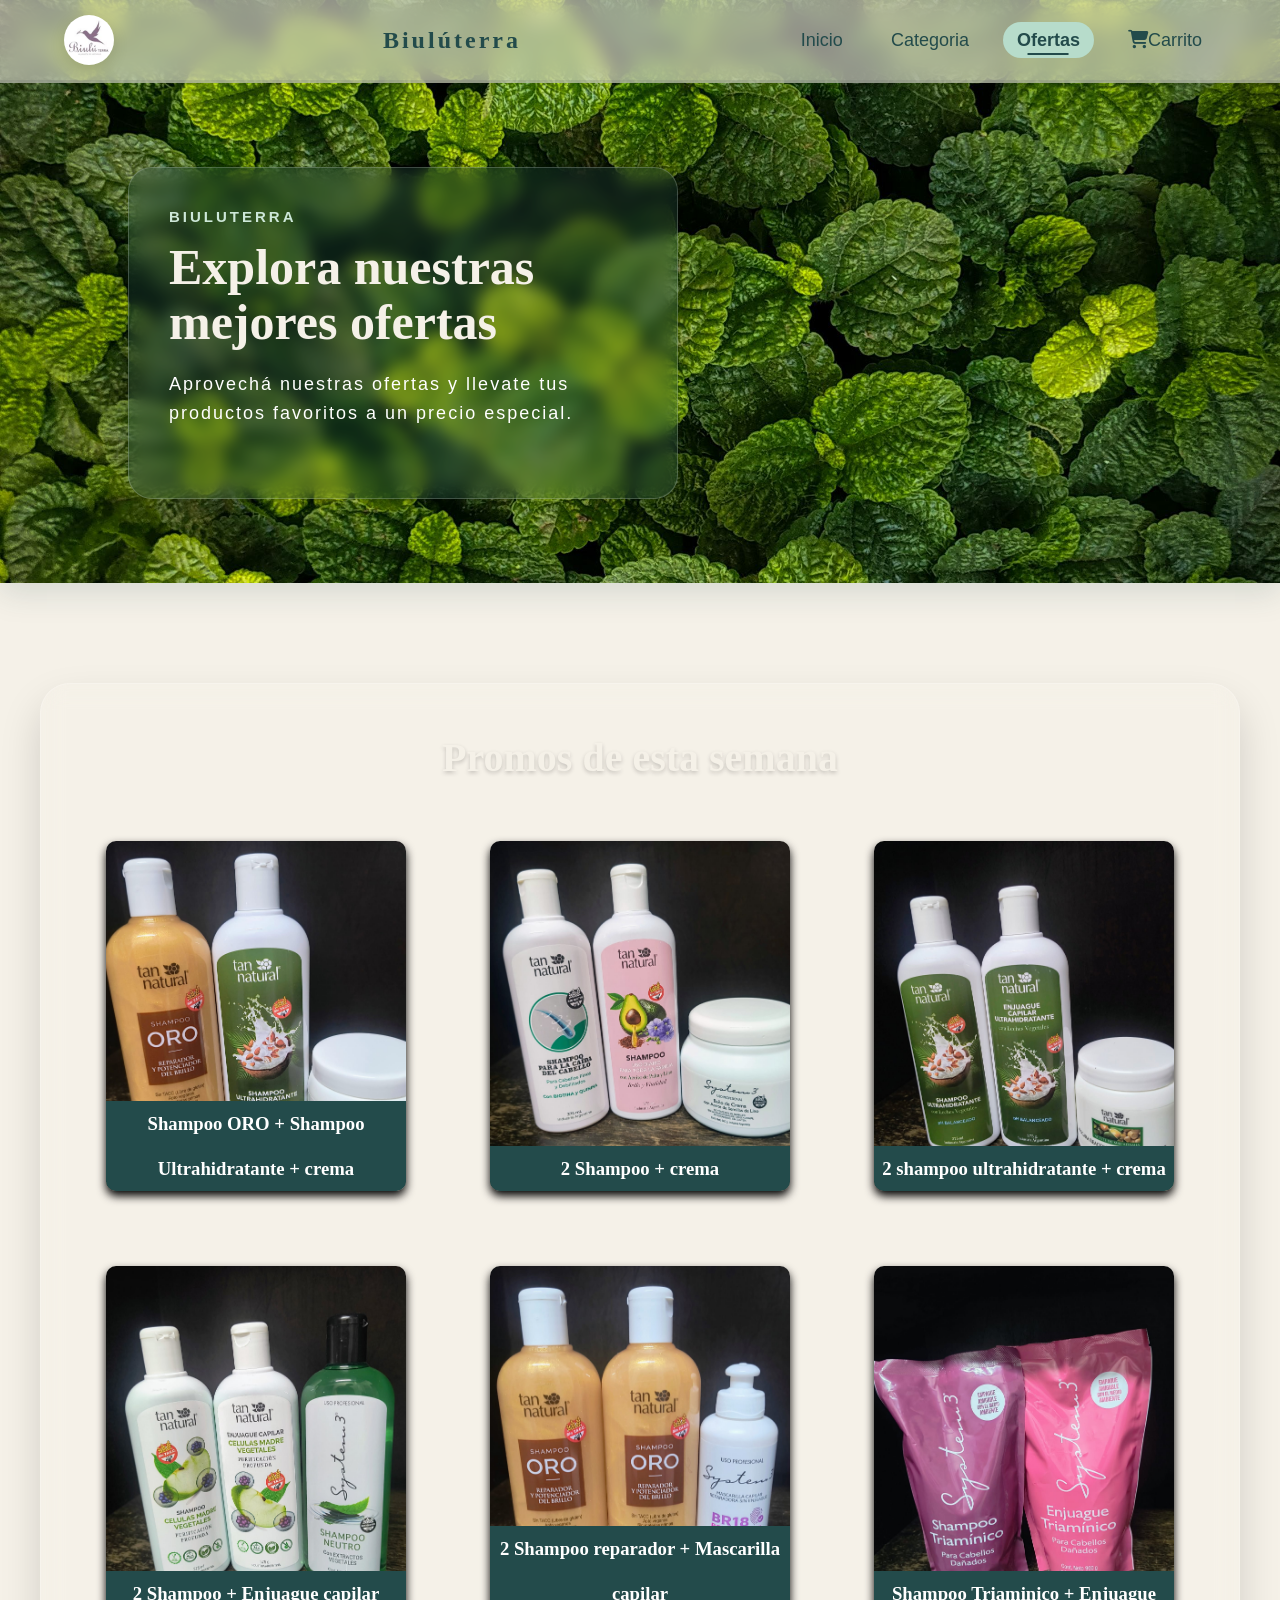
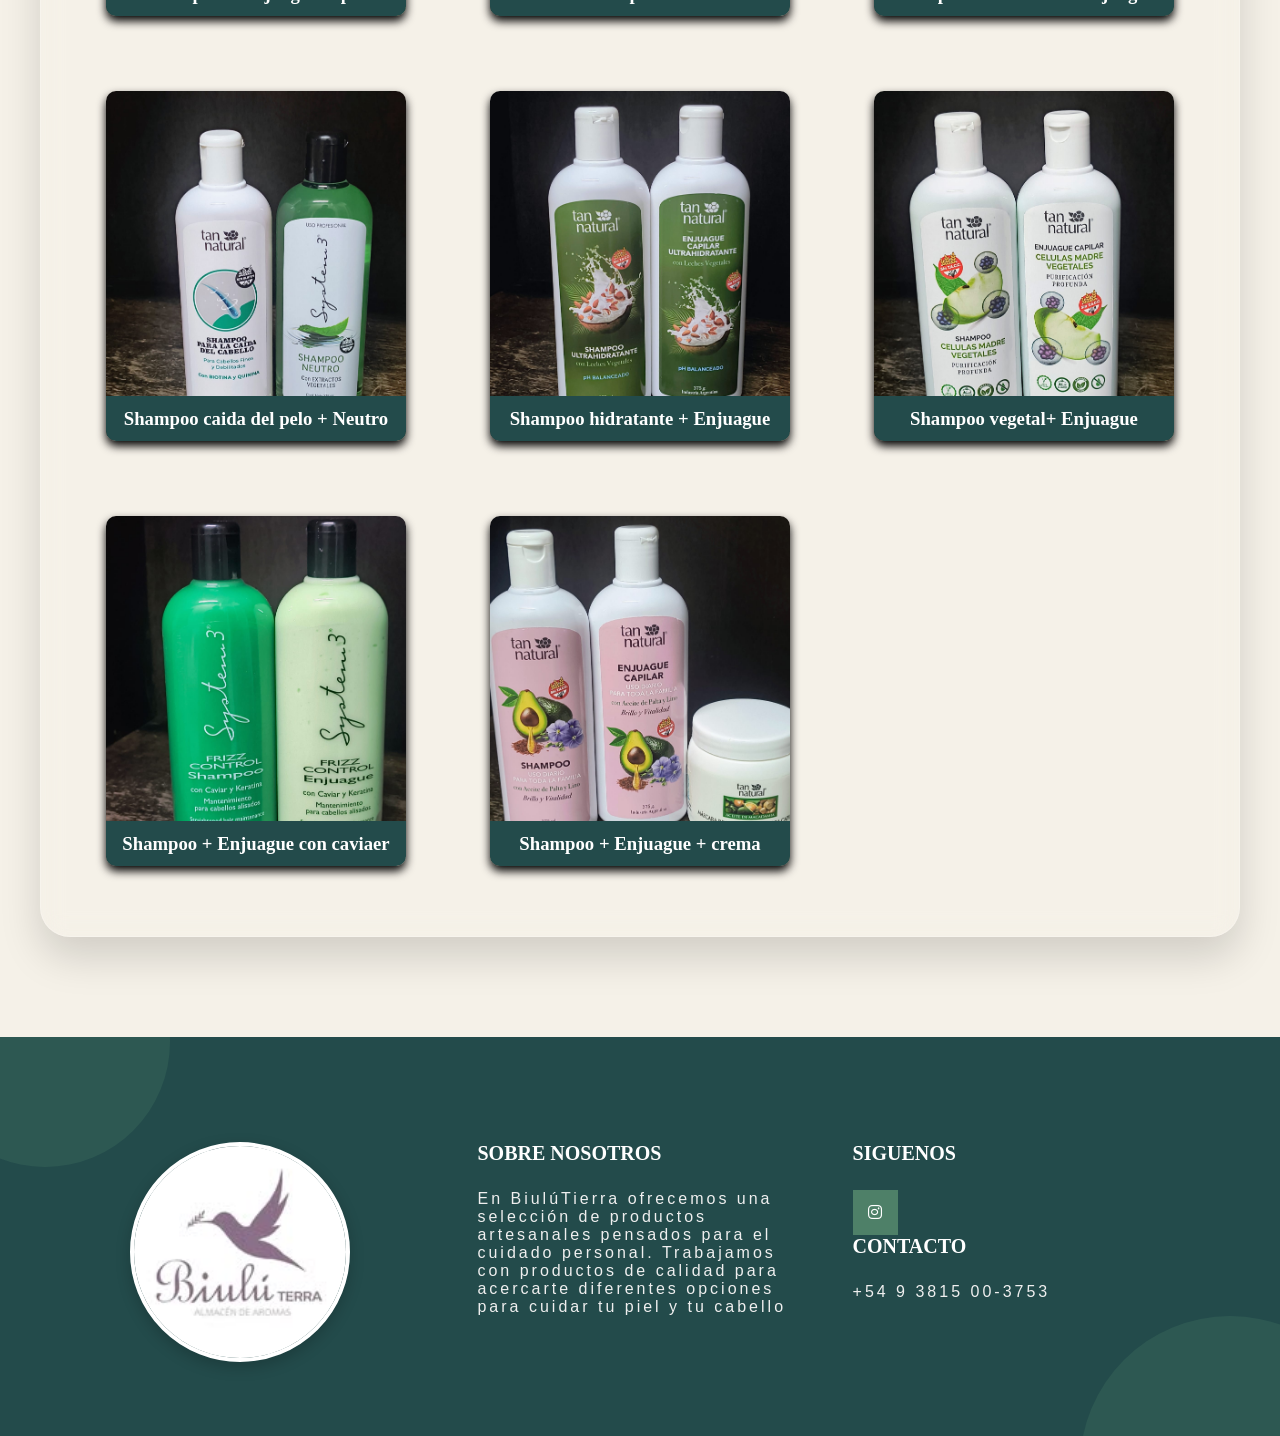
<file: PAGINAS/ofertas.html>
<!DOCTYPE html>
<html lang="en">
<head>

    <meta charset="UTF-8">
    <meta name="viewport" content="width=device-width, initial-scale=1.0">
    <link rel="stylesheet" href="/PAGINAS/CSS/index.css">
    <link rel="icon" href="/FOTOS Y VIDEOS/biuluterra.jpg">
    <link rel="stylesheet" href="https://cdnjs.cloudflare.com/ajax/libs/font-awesome/6.7.2/css/all.min.css">

    <title>Biuluterra</title>

</head>
<body>

    <header class="encabezado">

        <div class="head">

            <nav>

                <a href="/index.html" class="logo">

                    <img src="/FOTOS Y VIDEOS/biuluterra.jpg" alt="foto de perfil">

                </a>
             <h1 class="titulo-header">
                  <span class="letra" data-char="B" data-emoji="🌿">B</span>
                  <span class="letra" data-char="i" data-emoji="💧,">i</span>
                  <span class="letra" data-char="u" data-emoji="🌱">u</span>
                  <span class="letra" data-char="l" data-emoji="🍃">l</span>
                  <span class="letra" data-char="u" data-emoji="🌸">ú</span>
                  <span class="letra" data-char="t" data-emoji="🌻">t</span>
                  <span class="letra" data-char="e" data-emoji="🌿">e</span>
                  <span class="letra" data-char="r" data-emoji="💧">r</span>
                  <span class="letra" data-char="r" data-emoji="🌱">r</span>
                  <span class="letra" data-char="a" data-emoji="🌲">a</span>
             </h1>

              <ul>

                 <li ><a class="enlaces"  href="/index.html">Inicio</a></li>

                 <li ><a class="enlaces"  href="/PAGINAS/categoria.html">Categoria</a></li>

                 <li ><a class="enlaces"  href="/PAGINAS/ofertas.html">Ofertas</a></li>

                 <li><a class="enlaces" href="/PAGINAS/carrito.html"><i class="fa-solid fa-cart-shopping"></i>Carrito</a></li>

              </ul>

           </nav>

        </div>

        <!-- HERO -->

        <div class="conteiner">

           <div class="hero-contenido">

             <p class="hero-pequeño"> BIULUTERRA</p>

             <h1 id="titulo">Explora nuestras mejores ofertas</h1>

             <p class="hero-texto">Aprovechá nuestras ofertas y llevate tus productos favoritos a un precio especial.</p>

           </div>

        </div>

    </header>

    <main class="principal">

        <section class="productos" id="productos">

         <div class="titulo-seccion">

             <h2>Promos de esta semana</h2>

         </div>

         <div id="ofer" class="cards"></div>

        </section>

    </main>

    <footer class="pie-pagina">

        <div class="grupo-1">

            <div class="box">

                <figure>

                    <a href="/index.html">

                        <img src="/FOTOS Y VIDEOS/biuluterra.jpg" alt="logo">

                    </a>

                </figure>

            </div>

            <div class="box">

                <h2>SOBRE NOSOTROS</h2>

                <p>En BiulúTierra ofrecemos una selección de productos artesanales pensados para el cuidado personal. Trabajamos con productos de calidad para acercarte diferentes opciones para cuidar tu piel y tu cabello</p>
                
            </div>

            <div class="box">

                <h2>SIGUENOS</h2>

                <div class="red-social">

                    <a href="https://www.instagram.com/p/ChH4y7QOW1x/?stkn=MW54NzA0eDJzZHVldA==" class="fa-brands fa-instagram"></a>

                </div>

                <h2>CONTACTO</h2>

                <p>+54 9 3815 00-3753</p>

            </div>

        </div>

    </footer>

    <script src="/PAGINAS/CSS/JAVASCRIPT/ofertas.js"></script>

    <Script SRC="/PAGINAS/CSS/JAVASCRIPT/carrito.js"></Script>
    
</body>
</html>
</file>
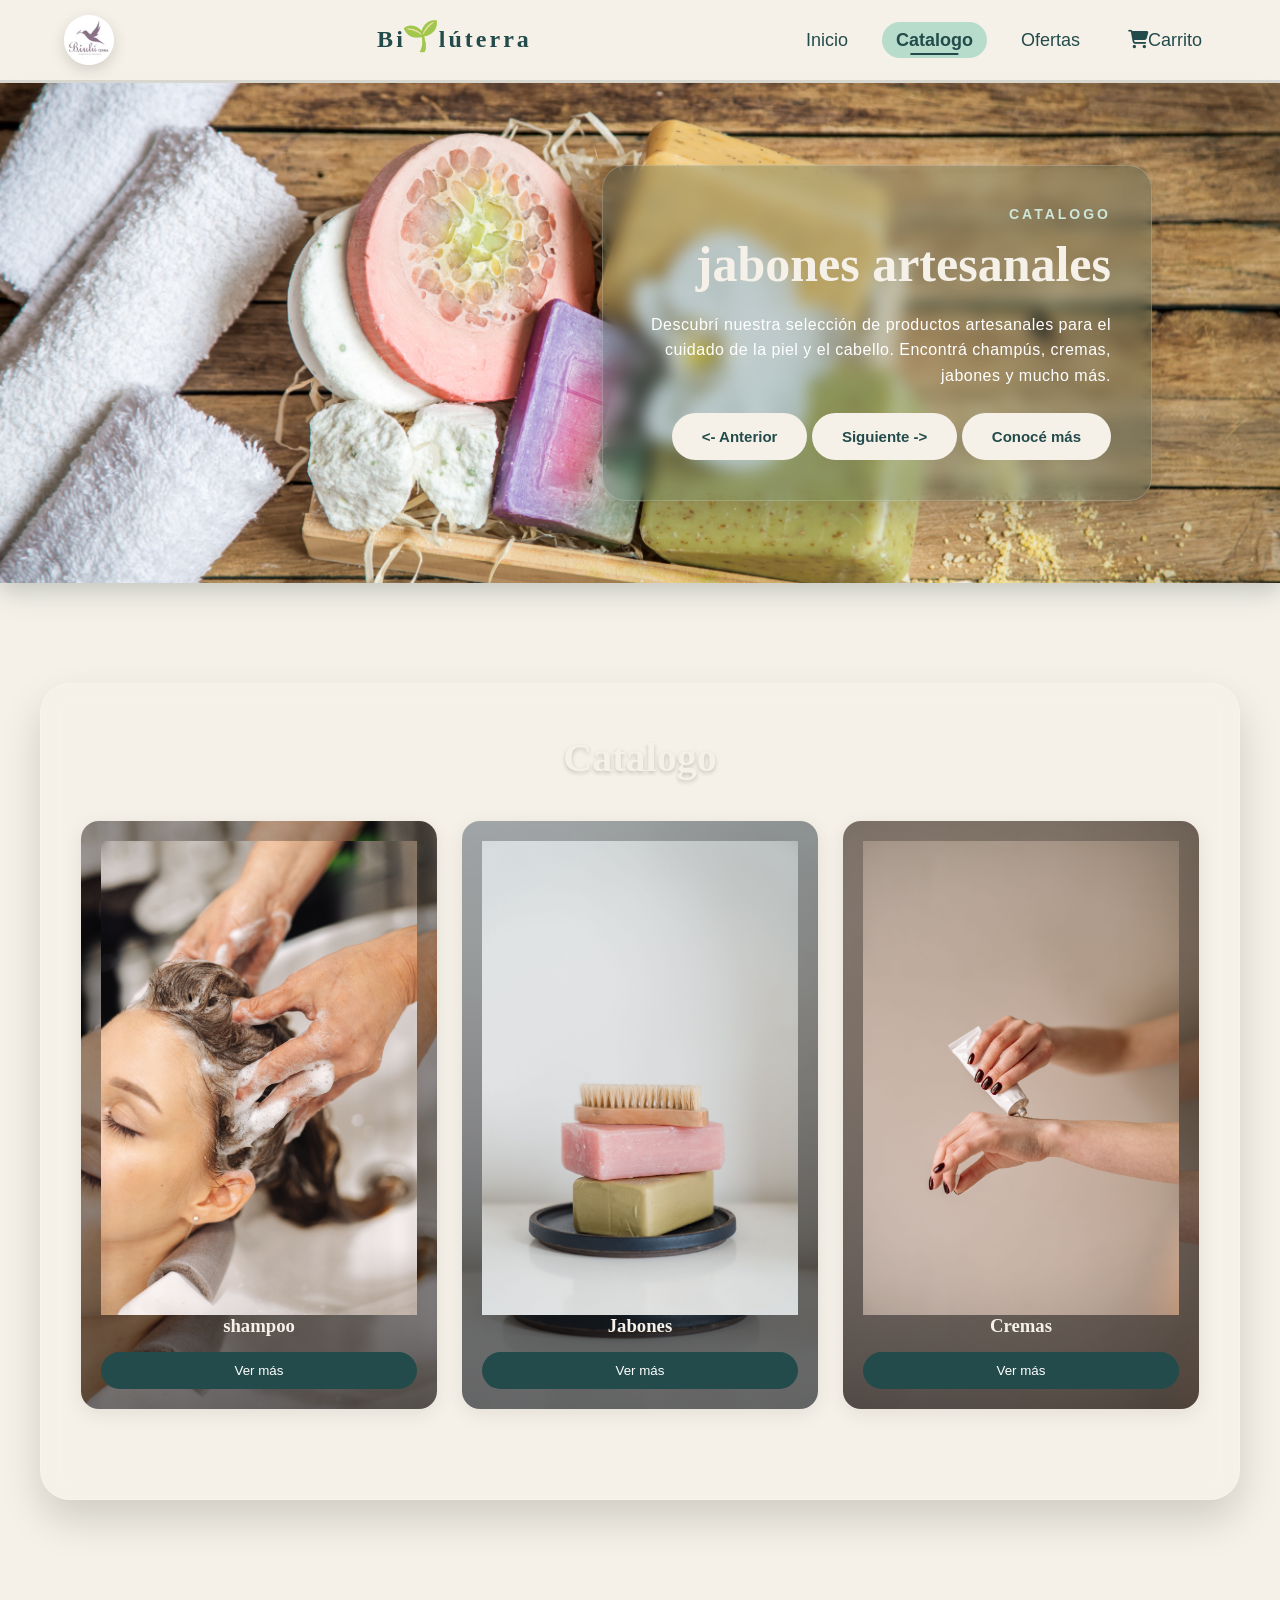
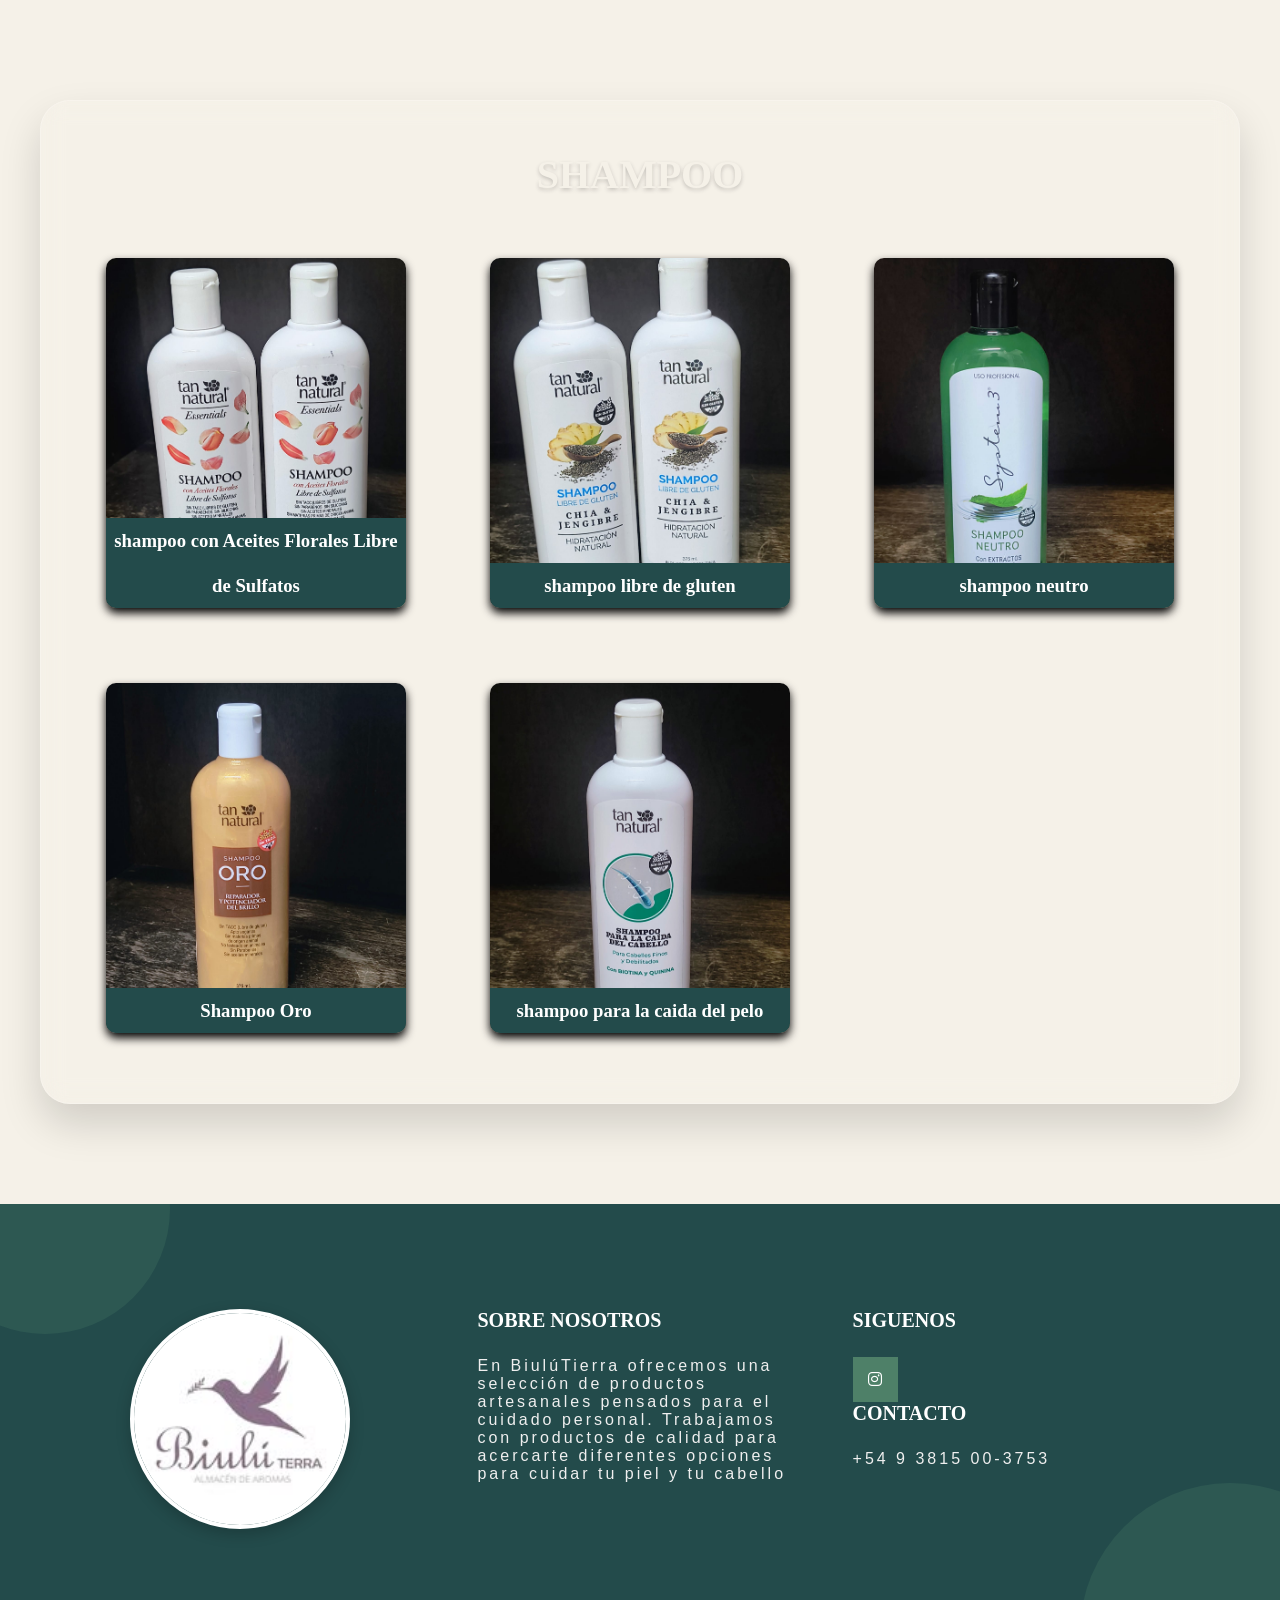
<file: PAGINAS/Shampoo.html>
<!DOCTYPE html>
<html lang="en">
<head>

    <meta charset="UTF-8">
    <meta name="viewport" content="width=device-width, initial-scale=1.0">
    <link rel="icon" href="/FOTOS Y VIDEOS/biuluterra.jpg">
    <link rel="stylesheet" href="/PAGINAS/CSS/shampoo.css">
    <link rel="stylesheet" href="https://cdnjs.cloudflare.com/ajax/libs/font-awesome/6.7.2/css/all.min.css">

    <title>Biuluterra</title>

</head>
<body>

    <header class="encabezado">

        <div class="head">

            <nav>

                <a href="/index.html" class="logo">

                    <img src="/FOTOS Y VIDEOS/biuluterra.jpg" alt="foto de perfil">

                </a>
             <h1 class="titulo-header">
                  <span class="letra" data-char="B" data-emoji="🌿">B</span>
                  <span class="letra" data-char="i" data-emoji="💧,">i</span>
                  <span class="letra" data-char="u" data-emoji="🌱">u</span>
                  <span class="letra" data-char="l" data-emoji="🍃">l</span>
                  <span class="letra" data-char="u" data-emoji="🌸">ú</span>
                  <span class="letra" data-char="t" data-emoji="🌻">t</span>
                  <span class="letra" data-char="e" data-emoji="🌿">e</span>
                  <span class="letra" data-char="r" data-emoji="💧">r</span>
                  <span class="letra" data-char="r" data-emoji="🌱">r</span>
                  <span class="letra" data-char="a" data-emoji="🌲">a</span>
             </h1>

              <ul>

                 <li ><a class="enlaces"  href="/index.html">Inicio</a></li>

                 <li ><a class="enlaces"  href="/PAGINAS/categoria.html">Catalogo</a></li>

                 <li ><a class="enlaces"  href="/PAGINAS/ofertas.html">Ofertas</a></li>

                 <li><a class="enlaces" href="/PAGINAS/carrito.html"><i class="fa-solid fa-cart-shopping"></i>Carrito</a></li>

              </ul>

           </nav>

        </div>

        <!-- HERO -->
        <div id="categorias">

         <div class="conteiner-replica">
            
           <div class="hero-contenido-replica">

             <p class="hero-pequeño-replica">CATALOGO</p>

             <h1 id="tituloDos">Cuidado natural para tu día a día</h1>

             <p class="hero-texto-replica">Descubrí nuestra selección de productos artesanales para el cuidado de la piel y el cabello. Encontrá champús, cremas, jabones y mucho más.</p>

             <button  class="info" id="anteriorDos"><- Anterior</button>

             <button  class="info"  id="siguienteDos">Siguiente -></button>

             <button class="info"><a  href="/PAGINAS/categoria.html">Conocé más</a></button>

           </div>

         </div>

        </div>
        
    </header>

    <main class="principal">

        <section class="productos" id="productos">

         <div class="titulo-seccion">
             <h2>Catalogo</h2>
         </div>
         
         <div id="categoria" class="cardsCate"></div>

        </section>
        
    </main>

    <main class="principal">

       <section class="productos">

        <div class="titulo-seccion">

            <h2>SHAMPOO</h2>

        </div>

     </div>

        <div id="cards" class="cards"></div>

       </section>

    </main>

    <footer class="pie-pagina">

        <div class="grupo-1">

            <div class="box">

                <figure>

                    <a href="/index.html">

                        <img src="/FOTOS Y VIDEOS/biuluterra.jpg" alt="logo">

                    </a>

                </figure>

            </div>

            <div class="box">

                <h2>SOBRE NOSOTROS</h2>

                <p>En BiulúTierra ofrecemos una selección de productos artesanales pensados para el cuidado personal. Trabajamos con productos de calidad para acercarte diferentes opciones para cuidar tu piel y tu cabello</p>

            </div>

            <div class="box">

                <h2>SIGUENOS</h2>

                <div class="red-social">

                    <a href="https://www.instagram.com/p/ChH4y7QOW1x/?stkn=MW54NzA0eDJzZHVldA==" class="fa-brands fa-instagram"></a>

                </div>

                <h2>CONTACTO</h2>

                <p>+54 9 3815 00-3753</p>

            </div>

        </div>

    </footer>

    <script src="/PAGINAS/CSS/JAVASCRIPT/shampoo.js"></script>

    <script src="/PAGINAS/CSS/JAVASCRIPT/categoria.js"></script>

    <script src="/PAGINAS/CSS/JAVASCRIPT/carrito.js"></script>
    
</body>
</file>
<file: PAGINAS/CSS/index.css>
*{
    margin: 0;
    padding: 0;

    box-sizing: border-box;
}

/* ---------------------------------------------------------- */
:root{
    --verde-oscuro:#234B4B;
    --verde:#4E8068;
    --verde-claro:#CDE7D8;
    --crema:#F5F1E8;
    --blanco:#FFFFFF;
    --gris:#6F7772;
    --verde-menta:#B7DCCB;
    --verde-salvia:#A8C3B0;
    --verde-pastel:#C5E1C8;
    --verde-oliva-pastel:#C6D1B5;
}

html{
    scroll-behavior: smooth;
}
/*---------------------------------------------------------------------------------------------------------*/
/*---------------------------------------------------------------------------------------------------------*/

body{
    /* FONDO */
    min-height: 100vh;
    display: flex;
    flex-direction: column;


    
    /* COLORES */
    background-color: var(--crema);
    color:var(--verde-oscuro);
    font-family: "Poppins", sans-serif;
}

h1,h2,h3{
    font-family: "Playfair Display", serif;
}

a{
    text-decoration: none;
    color: var(--verde-oscuro);
}
/*---------------------------------------------------------------------------------------------------------*/
/*---------------------------------------------------------------------------------------------------------*/
.encabezado{
    /* COLORES */ 
    box-shadow:0px 10px 30px rgba(35,75,75,.15); 
    /*  */
    position: relative;
    background-size: cover;
    background-repeat: no-repeat;
    background-position: center;

    background-image:
    linear-gradient(135deg rgba(35, 75, 75, 0.85), 0% rgba(78, 128, 104, 0.65)100%);
}

.head{
    padding: 15px 5%;
    width: 100%;
    background-color: rgba(245, 241, 232, 0.581);
    border-bottom:solid rgba(111, 119,114, 0.2);
    backdrop-filter: blur(10px);
    position:sticky;
    top:0;
    z-index: 1000;
    transition: all 0.3s ease;
}

nav{                                        
    display: flex;
    align-items: center;
    justify-content: space-between;
    width:100%;
}
/*---------------------------------------------------------------------------------------------------------*/
/*---------------------------------------------------------------------------------------------------------*/

.logo{
    display: flex;
    align-items: center;
}

.logo img{
    width: auto;
    height: 50px;
    object-fit: cover;
    border-radius: 50%;
    box-shadow: 0 5px 15px rgb(0, 0,0,0.15);
}


.titulo-header {
    display: flex;
    gap: 3px;
    font-size: 1.5rem;
    font-weight: 600;
}

.titulo-header .letra {
    display: inline-block;
    transition: transform 0.4s cubic-bezier(0.4, 0, 0.2, 1), opacity 0.4s ease;
    opacity: 1;
}

/* Estado cuando se transforma en emoji */
.titulo-header .letra.transformada {
    transform: scale(1.25) translateY(-3px);
    opacity: 0.9;
}

ul{
    display: flex;
    gap:20px;
    list-style: none;
    align-items: center;
}

.enlaces{
    /* COLOR Y ESTILO */
    text-decoration: none;
    color:var(--verde-oscuro);

    font-size: 18px;
    border-radius: 20px ;




    position: relative;
    padding: 8px 14px;

    transition: .5s, color .10s;
    -webkit-transition: .5s, color .10s;
    -moz-transition: .5s, color .10s;
}

.enlaces:hover{
    color: var(--verde-oscuro);
    background-color: var(--verde-claro);
    box-shadow: 0 8px 8px 0 #bebbbc,0 8px 8px 0 #adadab;
    transform: translate(0px,5px);
    -webkit-transform: translate(0px,5px);
    -moz-transform:translate(0px,5px);
}

.enlaces.activo{
    color: var(--verde-oscuro);
    background-color: var(--verde-menta);
    font-weight: 600;
}

.enlaces.activo::after {
    content: "";
    position:absolute;
    bottom: 3px;
    left: 50%;
    width: 0;
    height: 2px;
    background-color: var(--verde-oscuro);
    transform: translateX(-50%);
    transition: .3s ease;
}

.enlaces.activo:hover::after,
.enlaces.activo::after{
    width: 45%;
}

/* ---------------------------------------------------------------------------- */

.conteiner{
    position: relative;
    display: flex;
    align-items: center;
    min-height: 500px;
    padding: 60px 10%;
    background-size:cover;
    background-repeat: no-repeat;
    background-position: center;
}

/* ---------------------------------------------------------------- */

.hero-contenido{
    width: 550px;
    color: var(--blanco);
    background: rgba(35,75,75,0.25);
    backdrop-filter: blur(8px);
    -webkit-backdrop-filter: blur(8px);
    border:1px solid rgba(255,255,255,0.2);
    padding: 40px;
    border-radius:24px;
    box-shadow: 0 15px 35px rgba(0,0,0,0.2);
}
.hero-contenido h1{
    margin-bottom: 20px;
    font-size: 50px;
    line-height: 1.1;
    color: var(--crema);
}

.hero-pequeño{
    font-size: 15px;
    font-weight: bold;
    letter-spacing: 3px;
    margin-bottom: 15px;
    color: var(--verde-claro);
}

.hero-texto{
    font-size: 18px;
    letter-spacing: 2px;
    margin-bottom: 30px;
    line-height: 1.6;
}

.conteiner-replica {
    position: relative;
    display: flex;
    justify-content: flex-end; 
    align-items: center;
    min-height: 500px;
    padding: 60px 10%;
    background-size: cover;
    background-repeat: no-repeat;
    background-position: center;
}

.hero-contenido-replica {
    width: 550px;
    color: var(--blanco);
    background: rgba(35, 75, 75, 0.25); 
    backdrop-filter: blur(8px);
    -webkit-backdrop-filter: blur(8px);
    border: 1px solid rgba(255, 255, 255, 0.2);
    padding: 40px;
    border-radius: 24px;
    box-shadow: 0 15px 35px rgba(0, 0, 0, 0.2);
    
    text-align: right;
}

.hero-contenido-replica h1 {
    margin-bottom: 20px;
    font-size: 50px;
    line-height: 1.1;
    color: var(--crema);
} 

.hero-pequeño-replica {
    font-size: 14px;
    font-weight: bold;
    letter-spacing: 3px;
    margin-bottom: 15px;
    color: var(--verde-claro);
}

.hero-texto-replica {
    font-size: 16px;
    letter-spacing: 0.5px;
    margin-bottom: 25px;
    line-height: 1.6;
}

/* ---------------------------------------------------------------- */

.info{
    border: none;

    /* color */
    color:var(--verde-oscuro);
    background-color:var(--crema);


    padding: 15px 30px;
    border-radius: 50px;
    font-family: 'Lucida Sans', 'Lucida Sans Regular', 'Lucida Grande', 'Lucida Sans Unicode', Geneva, Verdana, sans-serif;
    font-size: 15px;
    font-weight: bold;
    transition: all .3s ease;
}


.info:hover{
    /* color */
    background-color:var(--verde);
    color:var(--crema);
    box-shadow:0 8px 20px rgba(0,0,0,.15);

    cursor: pointer;
    transform: translateY(-3px);
}

/* ---------------------------------------------------------------- */

#categorias{
    /* COLORES */ 
    box-shadow:0px 5px 20px rgba(0,0,0,.10); 
    /*  */
    position: relative;
    background-size: cover;
    background-repeat: no-repeat;
    background-position: center;
}

.principal{
    flex: 1;
    position: relative;
    display: flex;
    align-items: center;
    justify-content: center;
    min-height: 500px;
    background-size: cover;
    background-repeat: no-repeat;
    background-position: center;
    background-attachment: fixed; 
    
    background-image:
        linear-gradient(
            135deg,
            /* rgba(35, 75, 75, 0.85), */
            rgba(78, 128, 104, 0.509)
        ),
        url("/FOTOS\ Y\ VIDEOS/vertical-top-view-sea.jpg");
    padding: 60px 20px;
}

/* ---------------------------------------------------------------- */

.productos{
    max-width: 1200px;
    width:100%;
    margin: 40px auto;
    padding: 50px 40px;

    background: rgba(245,241,232, 0.15);
    backdrop-filter: blur(12px);
    -webkit-backdrop-filter: blur(12px);
    border:1px solid rgba(255,255,255,0.2);
    border-radius:30px;
    box-shadow: 0 20px 40px rgba(0,0,0,0.15);
}

.titulo-seccion h2{
    font-size: 40px;
    color: var(--crema);
    text-shadow: 0 2px 4px rgba(0,0,0,.2);
	-webkit-animation: tracking-in-expand 0.7s cubic-bezier(0.215, 0.610, 0.355, 1.000) both;
	animation: tracking-in-expand 0.7s cubic-bezier(0.215, 0.610, 0.355, 1.000) both;
    animation-timeline:view(50% 0%);
}

@-webkit-keyframes tracking-in-expand {
  0% {
    letter-spacing: -0.5em;
    opacity: 0;
  }
  40% {
    opacity: 0.6;
  }
  100% {
    opacity: 1;
  }
}
@keyframes tracking-in-expand {
  0% {
    letter-spacing: -0.5em;
    opacity: 0;
  }
  40% {
    opacity: 0.6;
  }
  100% {
    opacity: 1;
  }
}



.titulo-seccion{
    text-align: center;
    margin-bottom:40px;
}

.titulo-seccion p {
    margin-bottom: 8px;
    letter-spacing: 5px;
    color: var(--verde);
    font-size: 30px;
    font-weight: bold;
}

/* ---------------------------------------------------------------- */

.card {
    position: relative;
    width: 300px;
    height: 350px;
    margin: 20px;
    animation: both ease-in-out;
    animation-timeline: view(50% 0%);
}

.card .face {
    position: absolute;
    width: 100%;
    height: 100%;
    backface-visibility: hidden;
    border-radius: 10px;
    overflow: hidden;
    transition: .5s;
}

/* PARTE DELANTERA */

.card .front {
    transform: perspective(600px) rotateY(0deg);
    box-shadow: 0 5px 10px #000;
}

.card .front img {
    position: absolute;
    width: 100%;
    height: 100%;
    object-fit: cover;
}

.card .front h3 {
    position: absolute;
    bottom: 0;
    width: 100%;
    /* height: 45px; */
    line-height: 45px;
    margin: 0;

    color: #fff;
    background: var(--verde-oscuro);
    text-align: center;
}

/* PARTE TRASERA */

.card .back {
    transform: perspective(600px) rotateY(180deg);
    background: rgb(3, 35, 54);
    padding: 15px;
    box-sizing: border-box;

    color: #f3f3f3;

    display: flex;
    flex-direction: column;
    justify-content: space-between;
    text-align: center;
    box-shadow: 0 5px 10px #000;
}

.card .back .link {
    border-top: solid 1px #f3f3f3;
    min-height: 50px;

    display: flex;
    align-items: center;
    justify-content: center;
    gap: 10px;
}

.card .back h2 {
    margin: 10px 0;
}

.card .back .card--titulo {
    font-size: 24px;
}

.card .back .card--precio {
    font-size: 25px;
}

.card .back .card--descripcion {
    margin-top: 20px;
}

.card:hover .front {
    transform: perspective(600px) rotateY(180deg);
}

.card:hover .back {
    transform: perspective(600px) rotateY(360deg);
}

.card--descripcion{
    font-family: 'Lucida Sans', 'Lucida Sans Regular', 'Lucida Grande', 'Lucida Sans Unicode', Geneva, Verdana, sans-serif;
    font-size: 13px;
    color:var(--gris);

    /* NUEVO */
    /* text-align: left; */
    display: block;
    margin-bottom: .25rem;
}

.card--precio{
    text-align: left;

    /* NUEVO */
    margin-top: 15px;
    color: var(--verde-oscuro);
    font-size: 25x;
    font-weight: bold;
}

.card--precioOferta{
    text-align: left;

    /* NUEVO */
    margin-top: 15px;
    color: tomato;
    font-size: 20px;
    font-weight: bold;
    text-decoration-line: line-through;
}

.card__button{
    display: block; /*esto falto*/
    width: 100%;
    margin-top: 15px;
    padding: 11px;
    border: none;
    border-radius: 25px;
    background-color: var(--verde-oscuro);
    color: var(--blanco);
    text-decoration: none;
    text-align: center;
    cursor: pointer;
    transition: .3s ease;
}

.card__button:hover{
    background-color: var(--verde);
    transform: translateY(-2px);
}

.cards {
    display: grid;
    grid-template-columns: repeat(3, 1fr);
    justify-items: center;
    gap: 35px;
    width: 100%;
}
/*---------------------------------------------------------------------------------------------------------*/
/*---------------------------------------------------------------------------------------------------------*/
.pie-pagina{
    position: relative;
    overflow: hidden;
    background: var(--verde-oscuro);
    color: var(--blanco);
    padding: 60px 8% 25px;
}


.pie-pagina::before,
.pie-pagina::after {
    content: "";
    position: absolute;
    border-radius: 50%;
    background: var(--verde);
    opacity: .25;
    animation: mover 8s ease-in-out infinite alternate;
}

.pie-pagina::before {
    width: 250px;
    height: 250px;
    top: -120px;
    left: -80px;
}

.pie-pagina::after {
    width: 300px;
    height: 300px;
    bottom: -180px;
    right: -100px;
    animation-delay: 2s;
}

@keyframes mover {
    from {
        transform: translateY(0) scale(1);
    }

    to {
        transform: translateY(30px) scale(1.1);
    }
}

.pie-pagina .grupo-1{
    width: 100%;
    max-width: 1200px;
    margin: auto;
    display: grid;
    grid-template-columns: repeat(3, 1fr);
    grid-gap: 50px;
    padding: 45px 0px;
}

.pie-pagina .grupo-1 .box figure{
    width: 100%;
    height: 100%;
    display: flex;
    justify-content: center;
    align-items: center;
}

.pie-pagina .grupo-1 .box figure img{
    width:250px;
}

.pie-pagina .grupo-1 .box h2{
    color: #fff;
    margin-bottom: 25px;
    font-size: 20px;
}

.pie-pagina .grupo-1 .box p{
    color: #efefef;
    margin-bottom: 10px;
    letter-spacing: 3px;
}

.pie-pagina .grupo-1 .box figure a img{
    width:220px;
    height:220px;
    margin-left: -50px;
    object-fit:cover;

    /*  */
    border-radius:50%;
    border:4px solid white;
    box-shadow:0 5px 15px rgba(0,0,0,.2);
}

.pie-pagina .grupo-1 .red-social a{
    display: inline-block;
    text-decoration: none;
    width: 45px;
    height: 45px;
    line-height: 45px;
    color: #fff;
    margin-right: 10px;
    background-color: var(--verde);
    text-align: center;
    transition: all 300ms ease;
}

.pie-pagina .grupo-1 .red-social a:hover{
    color: aqua;
}

.categoria-enlace{
    text-decoration: none;

}

.categoria-enlace h2{
    font-size: 90px;
}

/*---------------------------------------------------------------------------------------------------------*/
/*---------------------------------------------------------------------------------------------------------*/

.carrito {
    width: 90%;
    max-width: 1100px;
    margin: auto;
    padding: 70px 0;
    min-height: 70vh;
}

.carrito .titulo-seccion {
    text-align: center;
    margin-bottom: 50px;
}

.carrito .titulo-seccion h1 {
    font-family: "Playfair Display", serif;
    color: var(--verde-oscuro);
    font-size: 42px;
    margin-bottom: 10px;
}

.carrito .titulo-seccion p {
    color: var(--gris);
}

/*------------------------------------------------------------------------------------------------------------------------------------------------------*/
/* PRODUCTOS */

.productos-carrito {
    display: flex;
    flex-direction: column;
    gap: 20px;
}


/* PRODUCTO */

.producto-carrito {
    display: flex;
    align-items: center;
    gap: 25px;
    background-color: var(--blanco);
    padding: 20px;
    border-radius: 20px;
    box-shadow: 0 8px 25px rgba(35, 75, 75, .10);
    transition: .3s ease;
}

.producto-carrito:hover {
    transform: translateY(-3px);
    box-shadow: 0 12px 30px rgba(35, 75, 75, .15);
}


/* IMAGEN */

.producto-carrito img {
    width: 110px;
    height: 110px;
    object-fit: cover;
    border-radius: 15px;
    background-color: var(--verde-claro);
}


/* INFORMACIÓN */

.informacion-producto {
    flex: 1;
}

.informacion-producto span {
    font-size: 13px;
    color: var(--gris);
}

.informacion-producto h2 {
    font-family: "Playfair Display", serif;
    color: var(--verde-oscuro);
    font-size: 20px;
    margin: 5px 0 10px;
}

.informacion-producto strong {
    color: var(--verde);
    font-size: 18px;
}


/* CANTIDAD */

.cantidad {
    display: flex;
    align-items: center;
    gap: 15px;
}

.cantidad button {
    width: 32px;
    height: 32px;
    border: none;
    border-radius: 50%;
    background-color: var(--verde-claro);
    color: var(--verde-oscuro);
    font-size: 18px;
    cursor: pointer;
    transition: .3s;
}

.cantidad button:hover {
    background-color: var(--verde-menta);
}

.cantidad span {
    font-weight: 600;
}


/* ELIMINAR */

.eliminar {
    border: none;
    background: none;
    color: #9b5555;
    font-size: 18px;
    cursor: pointer;
    transition: .3s;
}

.eliminar:hover {
    transform: scale(1.15);
}


/* RESUMEN */

.resumen-carrito {
    margin-top: 40px;
    padding: 30px;
    border-radius: 22px;
    background-color: var(--verde-menta);
    box-shadow: 0 8px 25px rgba(35, 75, 75, .10);
}

.resumen-carrito h2 {
    font-family: "Playfair Display", serif;
    color: var(--verde-oscuro);
}


/* TOTAL */

.total {
    display: flex;
    justify-content: space-between;
    align-items: center;
    margin: 25px 0;
    font-size: 20px;
}

.total strong {
    color: var(--verde-oscuro);
    font-size: 25px;
}


/* BOTÓN COMPRAR */

.boton-comprar {
    width: 100%;
    padding: 14px;
    border: none;
    border-radius: 25px;
    background-color: var(--verde-oscuro);
    color: var(--blanco);
    font-size: 16px;
    font-weight: 600;
    cursor: pointer;
    transition: .3s;
}

.boton-comprar:hover {
    background-color: var(--verde);
    transform: translateY(-2px);
}


/* VACIAR */

.boton-vaciar {
    width: 100%;
    margin-top: 10px;
    padding: 12px;
    border: 1px solid var(--verde-oscuro);
    border-radius: 25px;
    background-color: transparent;
    color: var(--verde-oscuro);
    cursor: pointer;
    transition: .3s;
}

.boton-vaciar:hover {
    background-color: var(--verde-claro);
}
/* CARRITO VACÍO */

.carrito-vacio {
    text-align: center;
    padding: 70px 20px;
    background-color: var(--crema);
    border-radius: 25px;
}

.carrito-vacio i {
    font-size: 45px;
    color: var(--verde);
    margin-bottom: 20px;
}

.carrito-vacio h2 {
    font-family: "Playfair Display", serif;
    color: var(--verde-oscuro);
}

.carrito-vacio p {
    color: var(--gris);
    margin: 10px 0 25px;
}

.carrito-vacio a {
    display: inline-block;
    padding: 12px 25px;
    border-radius: 25px;
    background-color: var(--verde-oscuro);
    color: var(--blanco);
    text-decoration: none;
}

/*---------------------------------------------------------------------------------------------------------*/
/*---------------------------------------------------------------------------------------------------------*/
/* RESPONSIVE */

/* Pantallas medianas */
@media (max-width: 992px) {
    .cards {
        grid-template-columns: repeat(2, 1fr);
        gap: 20px;
    }
    
    .pie-pagina .grupo-1 {
        grid-template-columns: repeat(2, 1fr);
    }
}

/* Pantallas móviles */
@media (max-width: 768px) {
    .head {
        padding: 12px 20px;
    }

    nav { 
        flex-direction: column; 
        gap: 15px; 
    } 

    ul { 
        margin-left: 0; 
        gap: 10px; 
        flex-wrap: wrap; 
        justify-content: center; 
    }

    .enlaces {
        font-size: 16px;
        padding: 6px 10px;
    }

    .conteiner, .conteiner-replica { 
        min-height: 400px; 
        padding: 40px 5%; 
        justify-content: center; 
    } 

    .hero-contenido, .hero-contenido-replica { 
        width: 100%;
        padding: 25px;
        text-align: center;
    } 

    .hero-contenido h1, .hero-contenido-replica h1 {
        font-size: 35px; 
    } 

    .hero-texto, .hero-texto-replica { 
        font-size: 15px; 
        letter-spacing: 1px;
    }

    .productos {
        padding: 30px 15px;
        margin: 20px 10px;
        border-radius: 20px;
    }

    .titulo-seccion h2 {
        font-size: 30px;
    }

    .titulo-seccion p {
        font-size: 22px;
        letter-spacing: 3px;
    }

    .cards {
        grid-template-columns: 2fr;
        gap: 20px; 
    }

    .pie-pagina {
        padding: 40px 5% 20px;
    }

    .pie-pagina .grupo-1 { 
        grid-template-columns: 1fr; 
        padding: 20px 0; 
        text-align: center; 
        gap: 30px;
    }

    .pie-pagina .grupo-1 .box figure a img {
        margin-left: 0;
        width: 180px;
        height: 180px;
    }

    .categoria-enlace h2 {
        font-size: 60px;
    }
}

@media (max-width: 600px) {
    .producto-carrito {
        flex-direction: column;
        align-items: stretch;
        text-align: center;
        gap: 15px;
    }

    .producto-carrito img {
        width: 100px;
        height: 100px;
        margin: 0 auto;
    }

    .informacion-producto {
        min-width: 100%;
    }

    .cantidad {
        justify-content: center;
        margin-left: 0;
    }

    .eliminar {
        align-self: center;
    }

    .total {
        font-size: 18px;
    }

    .total strong {
        font-size: 21px;
    }
}
</file>
<file: PAGINAS/CSS/categoria.css>
*{
    margin: 0;
    padding: 0;

    /* ESTO AGREGUE */
    box-sizing: border-box;
}

/* NUEVO */
:root{
    --verde-oscuro:#234B4B;
    --verde:#4E8068;
    --verde-claro:#CDE7D8;
    --crema:#F5F1E8;
    --blanco:#FFFFFF;
    --gris:#6F7772;
}

html{
    scroll-behavior: smooth;
}

/* .enlaces.activo {
    color: var(--blanco);
} */

/* .enlaces.activo::after {
    width: 100%;
} */

.cardsCate{ 
    margin-bottom: 40px;
    display: flex;
    justify-content: center;
    align-items: center;
    display: grid;
    grid-template-columns: repeat(3,1fr);
    gap: 25px;
    
    /* TAMAÑO */
    width: 100%;
    min-height: 300px;
    height: auto;
}

.cardsCate > div{
    width: auto;
    margin: 0;
    padding: 20px;


    display: flex;
    flex-direction: column;
    justify-content: flex-end;


    background-size: cover;
    background-position: center;
    background-repeat: no-repeat;
    border-radius: 18px;
    overflow: hidden;
    box-shadow: 0 5px 20px rgb(0, 0,0,.08);

    transition: .3s;
    animation: scroll both;
    animation-timeline: view(60% 10%);
}

.cardsCate > div:hover{
    transform: translateY(-8px);
    box-shadow: 0 15px 30px rgb(0, 0,0,.15);
}

.cardsCate .subtituloCate{
    color: var(--crema);
    text-align: center;
}
.cardsCate button{
    width: 100%;
    margin-top: 15px;
    padding: 11px;
    border: none;
    border-radius: 25px;
    background-color: var(--verde-oscuro);
    color: white;
    cursor: pointer;
    transition: .3s;
}

.cardsCate button:hover{
    background-color: var(--verde);
}

@media (max-width: 768px) {
    .cardsCate { 
     grid-template-columns: 1fr;
     gap: 20px;        
   }
}
</file>
<file: PAGINAS/CSS/carrito.css>
*{
    margin: 0;
    padding: 0;

    box-sizing: border-box;
}

/* ---------------------------------------------------------- */
:root{
    --verde-oscuro:#234B4B;
    --verde:#4E8068;
    --verde-claro:#CDE7D8;
    --crema:#F5F1E8;
    --blanco:#FFFFFF;
    --gris:#6F7772;
    --verde-menta:#B7DCCB;
    --verde-salvia:#A8C3B0;
    --verde-pastel:#C5E1C8;
    --verde-oliva-pastel:#C6D1B5;
}

html{
    scroll-behavior: smooth;
}
/*---------------------------------------------------------------------------------------------------------*/
/*---------------------------------------------------------------------------------------------------------*/

body{
    /* FONDO */
    min-height: 100vh;
    display: flex;
    flex-direction: column;


    
    /* COLORES */
    background-color: var(--crema);
    color:var(--verde-oscuro);
    font-family: "Poppins", sans-serif;
}

h1,h2,h3{
    font-family: "Playfair Display", serif;
}

a{
    text-decoration: none;
    color: var(--verde-oscuro);
}
/*---------------------------------------------------------------------------------------------------------*/
/*---------------------------------------------------------------------------------------------------------*/
.encabezado{
    /* COLORES */ 
    box-shadow:0px 10px 30px rgba(35,75,75,.15); 
    /*  */
    position: relative;
    background-size: cover;
    background-repeat: no-repeat;
    background-position: center;

    background-image:
    linear-gradient(135deg rgba(35, 75, 75, 0.85), 0% rgba(78, 128, 104, 0.65)100%);
}

.head{
    padding: 15px 5%;
    width: 100%;
    background-color: rgba(245, 241, 232, 0.581);
    border-bottom:solid rgba(111, 119,114, 0.2);
    backdrop-filter: blur(10px);
    position:sticky;
    top:0;
    z-index: 1000;
    transition: all 0.3s ease;
}

nav{                                        
    display: flex;
    align-items: center;
    justify-content: space-between;
    width:100%;
}
/*---------------------------------------------------------------------------------------------------------*/
/*---------------------------------------------------------------------------------------------------------*/

.logo{
    display: flex;
    align-items: center;
}

.logo img{
    width: auto;
    height: 50px;
    object-fit: cover;
    border-radius: 50%;
    box-shadow: 0 5px 15px rgb(0, 0,0,0.15);
}


.titulo-header {
    display: flex;
    gap: 3px;
    font-size: 1.5rem;
    font-weight: 600;
}

.titulo-header .letra {
    display: inline-block;
    transition: transform 0.4s cubic-bezier(0.4, 0, 0.2, 1), opacity 0.4s ease;
    opacity: 1;
}

/* Estado cuando se transforma en emoji */
.titulo-header .letra.transformada {
    transform: scale(1.25) translateY(-3px);
    opacity: 0.9;
}

ul{
    display: flex;
    gap:20px;
    list-style: none;
    align-items: center;
}

.enlaces{
    /* COLOR Y ESTILO */
    text-decoration: none;
    color:var(--verde-oscuro);

    font-size: 18px;
    border-radius: 20px ;




    position: relative;
    padding: 8px 14px;

    transition: .5s, color .10s;
    -webkit-transition: .5s, color .10s;
    -moz-transition: .5s, color .10s;
}

.enlaces:hover{
    color: var(--verde-oscuro);
    background-color: var(--verde-claro);
    box-shadow: 0 8px 8px 0 #bebbbc,0 8px 8px 0 #adadab;
    transform: translate(0px,5px);
    -webkit-transform: translate(0px,5px);
    -moz-transform:translate(0px,5px);
}

.enlaces.activo{
    color: var(--verde-oscuro);
    background-color: var(--verde-menta);
    font-weight: 600;
}

.enlaces.activo::after {
    content: "";
    position:absolute;
    bottom: 3px;
    left: 50%;
    width: 0;
    height: 2px;
    background-color: var(--verde-oscuro);
    transform: translateX(-50%);
    transition: .3s ease;
}

.enlaces.activo:hover::after,
.enlaces.activo::after{
    width: 45%;
}

.principal{
    flex: 1;
    position: relative;
    display: flex;
    align-items: center;
    justify-content: center;
    min-height: 500px;
    background-size: cover;
    background-repeat: no-repeat;
    background-position: center;
    background-attachment: fixed; 
    
    background-image:
        linear-gradient(
            135deg,
            /* rgba(35, 75, 75, 0.85), */
            rgba(78, 128, 104, 0.509)
        ),
        url("/FOTOS\ Y\ VIDEOS/vertical-top-view-sea.jpg");
    padding: 60px 20px;
}
/* ---------------------------------------------------------------- */
.productos{
    max-width: 1200px;
    width:100%;
    margin: 40px auto;
    padding: 50px 40px;

    background: rgba(245,241,232, 0.15);
    backdrop-filter: blur(12px);
    -webkit-backdrop-filter: blur(12px);
    border:1px solid rgba(255,255,255,0.2);
    border-radius:30px;
    box-shadow: 0 20px 40px rgba(0,0,0,0.15);
}

.titulo-seccion h2{
    font-size: 40px;
    color: var(--crema);
    text-shadow: 0 2px 4px rgba(0,0,0,.2);
	-webkit-animation: tracking-in-expand 0.7s cubic-bezier(0.215, 0.610, 0.355, 1.000) both;
	animation: tracking-in-expand 0.7s cubic-bezier(0.215, 0.610, 0.355, 1.000) both;
    animation-timeline:view(50% 0%);
}

@-webkit-keyframes tracking-in-expand {
  0% {
    letter-spacing: -0.5em;
    opacity: 0;
  }
  40% {
    opacity: 0.6;
  }
  100% {
    opacity: 1;
  }
}
@keyframes tracking-in-expand {
  0% {
    letter-spacing: -0.5em;
    opacity: 0;
  }
  40% {
    opacity: 0.6;
  }
  100% {
    opacity: 1;
  }
}

.titulo-seccion{
    text-align: center;
    margin-bottom:40px;
}

.titulo-seccion p {
    margin-bottom: 8px;
    letter-spacing: 5px;
    color: var(--blanco);
    font-size: 30px;
    font-weight: bold;
}

/* ---------------------------------------------------------------- */

.card {
    position: relative;
    width: 300px;
    height: 350px;
    margin: 20px;
}

.card .face {
    position: absolute;
    width: 100%;
    height: 100%;
    backface-visibility: hidden;
    border-radius: 10px;
    overflow: hidden;
    transition: .5s;
}

/* PARTE DELANTERA */

.card .front {
    transform: perspective(600px) rotateY(0deg);
    box-shadow: 0 5px 10px #000;
}

.card .front img {
    position: absolute;
    width: 100%;
    height: 100%;
    object-fit: cover;
}

.card .front h3 {
    position: absolute;
    bottom: 0;
    width: 100%;
    /* height: 45px; */
    line-height: 45px;
    margin: 0;

    color: #fff;
    background: var(--verde-oscuro);
    text-align: center;
}

/* PARTE TRASERA */

.card .back {
    transform: perspective(600px) rotateY(180deg);
    background: rgb(3, 35, 54);
    padding: 15px;
    box-sizing: border-box;

    color: #f3f3f3;

    display: flex;
    flex-direction: column;
    justify-content: space-between;
    text-align: center;
    box-shadow: 0 5px 10px #000;
}

.card .back .link {
    border-top: solid 1px #f3f3f3;
    min-height: 50px;

    display: flex;
    align-items: center;
    justify-content: center;
    gap: 10px;
}

.card .back h2 {
    margin: 10px 0;
}

.card .back .card--titulo {
    font-size: 24px;
}

.card .back .card--precio {
    font-size: 25px;
}

.card .back .card--descripcion {
    margin-top: 20px;
}

.card:hover .front {
    transform: perspective(600px) rotateY(180deg);
}

.card:hover .back {
    transform: perspective(600px) rotateY(360deg);
}

.card--descripcion{
    font-family: 'Lucida Sans', 'Lucida Sans Regular', 'Lucida Grande', 'Lucida Sans Unicode', Geneva, Verdana, sans-serif;
    font-size: 13px;
    color:var(--gris);

    /* NUEVO */
    /* text-align: left; */
    display: block;
    margin-bottom: .25rem;
}

.card--precio{
    text-align: left;

    /* NUEVO */
    margin-top: 15px;
    color: var(--verde-oscuro);
    font-size: 25x;
    font-weight: bold;
}

.card--precioOferta{
    text-align: left;

    /* NUEVO */
    margin-top: 15px;
    color: tomato;
    font-size: 20px;
    font-weight: bold;
    text-decoration-line: line-through;
}

.card__button{
    display: block; /*esto falto*/
    width: 100%;
    margin-top: 15px;
    padding: 11px;
    border: none;
    border-radius: 25px;
    background-color: var(--verde-oscuro);
    color: var(--blanco);
    text-decoration: none;
    text-align: center;
    cursor: pointer;
    transition: .3s ease;
}

.card__button:hover{
    background-color: var(--verde);
    transform: translateY(-2px);
}

.cards {
    display: grid;
    grid-template-columns: repeat(3, 1fr);
    justify-items: center;
    gap: 35px;
    width: 100%;
}
/*---------------------------------------------------------------------------------------------------------*/
/*---------------------------------------------------------------------------------------------------------*/
.pie-pagina{
    position: relative;
    overflow: hidden;
    background: var(--verde-oscuro);
    color: var(--blanco);
    padding: 60px 8% 25px;
}


.pie-pagina::before,
.pie-pagina::after {
    content: "";
    position: absolute;
    border-radius: 50%;
    background: var(--verde);
    opacity: .25;
    animation: mover 8s ease-in-out infinite alternate;
}

.pie-pagina::before {
    width: 250px;
    height: 250px;
    top: -120px;
    left: -80px;
}

.pie-pagina::after {
    width: 300px;
    height: 300px;
    bottom: -180px;
    right: -100px;
    animation-delay: 2s;
}

@keyframes mover {
    from {
        transform: translateY(0) scale(1);
    }

    to {
        transform: translateY(30px) scale(1.1);
    }
}

.pie-pagina .grupo-1{
    width: 100%;
    max-width: 1200px;
    margin: auto;
    display: grid;
    grid-template-columns: repeat(3, 1fr);
    grid-gap: 50px;
    padding: 45px 0px;
}

.pie-pagina .grupo-1 .box figure{
    width: 100%;
    height: 100%;
    display: flex;
    justify-content: center;
    align-items: center;
}

.pie-pagina .grupo-1 .box figure img{
    width:250px;
}

.pie-pagina .grupo-1 .box h2{
    color: #fff;
    margin-bottom: 25px;
    font-size: 20px;
}

.pie-pagina .grupo-1 .box p{
    color: #efefef;
    margin-bottom: 10px;
    letter-spacing: 3px;
}

.pie-pagina .grupo-1 .box figure a img{
    width:220px;
    height:220px;
    margin-left: -50px;
    object-fit:cover;

    /*  */
    border-radius:50%;
    border:4px solid white;
    box-shadow:0 5px 15px rgba(0,0,0,.2);
}

.pie-pagina .grupo-1 .red-social a{
    display: inline-block;
    text-decoration: none;
    width: 45px;
    height: 45px;
    line-height: 45px;
    color: #fff;
    margin-right: 10px;
    background-color: var(--verde);
    text-align: center;
    transition: all 300ms ease;
}

.pie-pagina .grupo-1 .red-social a:hover{
    color: aqua;
}

.categoria-enlace{
    text-decoration: none;

}

.categoria-enlace h2{
    font-size: 90px;
}

/*---------------------------------------------------------------------------------------------------------*/
/*---------------------------------------------------------------------------------------------------------*/

.carrito {
    width: 90%;
    max-width: 1100px;
    margin: auto;
    padding: 70px 0;
    min-height: 70vh;
}

.carrito .titulo-seccion {
    text-align: center;
    margin-bottom: 50px;
}

.carrito .titulo-seccion h1 {
    font-family: "Playfair Display", serif;
    color: var(--verde-oscuro);
    font-size: 42px;
    margin-bottom: 10px;
}

.carrito .titulo-seccion p {
    color: var(--gris);
}

/*------------------------------------------------------------------------------------------------------------------------------------------------------*/
/* PRODUCTOS */

.productos-carrito {
    display: flex;
    flex-direction: column;
    gap: 20px;
}


/* PRODUCTO */

.producto-carrito {
    display: flex;
    align-items: center;
    gap: 25px;
    background-color: var(--blanco);
    padding: 20px;
    border-radius: 20px;
    box-shadow: 0 8px 25px rgba(35, 75, 75, .10);
    transition: .3s ease;
}

.producto-carrito:hover {
    transform: translateY(-3px);
    box-shadow: 0 12px 30px rgba(35, 75, 75, .15);
}


/* IMAGEN */

.producto-carrito img {
    width: 110px;
    height: 110px;
    object-fit: cover;
    border-radius: 15px;
    background-color: var(--verde-claro);
}


/* INFORMACIÓN */

.informacion-producto {
    flex: 1;
}

.informacion-producto span {
    font-size: 13px;
    color: var(--gris);
}

.informacion-producto h2 {
    font-family: "Playfair Display", serif;
    color: var(--verde-oscuro);
    font-size: 20px;
    margin: 5px 0 10px;
}

.informacion-producto strong {
    color: var(--verde);
    font-size: 18px;
}


/* CANTIDAD */

.cantidad {
    display: flex;
    align-items: center;
    gap: 15px;
}

.cantidad button {
    width: 32px;
    height: 32px;
    border: none;
    border-radius: 50%;
    background-color: var(--verde-claro);
    color: var(--verde-oscuro);
    font-size: 18px;
    cursor: pointer;
    transition: .3s;
}

.cantidad button:hover {
    background-color: var(--verde-menta);
}

.cantidad span {
    font-weight: 600;
}


/* ELIMINAR */

.eliminar {
    border: none;
    background: none;
    color: #9b5555;
    font-size: 18px;
    cursor: pointer;
    transition: .3s;
}

.eliminar:hover {
    transform: scale(1.15);
}


/* RESUMEN */

.resumen-carrito {
    margin-top: 40px;
    padding: 30px;
    border-radius: 22px;
    background-color: var(--verde-menta);
    box-shadow: 0 8px 25px rgba(35, 75, 75, .10);
}

.resumen-carrito h2 {
    font-family: "Playfair Display", serif;
    color: var(--verde-oscuro);
}


/* TOTAL */

.total {
    display: flex;
    justify-content: space-between;
    align-items: center;
    margin: 25px 0;
    font-size: 20px;
}

.total strong {
    color: var(--verde-oscuro);
    font-size: 25px;
}


/* BOTÓN COMPRAR */

.boton-comprar {
    width: 100%;
    padding: 14px;
    border: none;
    border-radius: 25px;
    background-color: var(--verde-oscuro);
    color: var(--blanco);
    font-size: 16px;
    font-weight: 600;
    cursor: pointer;
    transition: .3s;
}

.boton-comprar:hover {
    background-color: var(--verde);
    transform: translateY(-2px);
}


/* VACIAR */

.boton-vaciar {
    width: 100%;
    margin-top: 10px;
    padding: 12px;
    border: 1px solid var(--verde-oscuro);
    border-radius: 25px;
    background-color: transparent;
    color: var(--verde-oscuro);
    cursor: pointer;
    transition: .3s;
}

.boton-vaciar:hover {
    background-color: var(--verde-claro);
}
/* CARRITO VACÍO */

.carrito-vacio {
    text-align: center;
    padding: 70px 20px;
    background-color: var(--crema);
    border-radius: 25px;
}

.carrito-vacio i {
    font-size: 45px;
    color: var(--verde);
    margin-bottom: 20px;
}

.carrito-vacio h2 {
    font-family: "Playfair Display", serif;
    color: var(--verde-oscuro);
}

.carrito-vacio p {
    color: var(--gris);
    margin: 10px 0 25px;
}

.carrito-vacio a {
    display: inline-block;
    padding: 12px 25px;
    border-radius: 25px;
    background-color: var(--verde-oscuro);
    color: var(--blanco);
    text-decoration: none;
}

@media (max-width: 992px) {
    .cards {
        grid-template-columns: repeat(2, 1fr);
        gap: 20px;
    }
    
    .pie-pagina .grupo-1 {
        grid-template-columns: repeat(2, 1fr);
    }
}

/* Pantallas móviles */
@media (max-width: 768px) {
    .head {
        padding: 12px 20px;
    }

    nav { 
        flex-direction: column; 
        gap: 15px; 
    } 

    ul { 
        margin-left: 0; 
        gap: 10px; 
        flex-wrap: wrap; 
        justify-content: center; 
    }

    .enlaces {
        font-size: 16px;
        padding: 6px 10px;
    }

    .conteiner, .conteiner-replica { 
        min-height: 400px; 
        padding: 40px 5%; 
        justify-content: center; 
    } 

    .hero-contenido, .hero-contenido-replica { 
        width: 100%;
        padding: 25px;
        text-align: center;
    } 

    .hero-contenido h1, .hero-contenido-replica h1 {
        font-size: 35px; 
    } 

    .hero-texto, .hero-texto-replica { 
        font-size: 15px; 
        letter-spacing: 1px;
    }

    .productos {
        padding: 30px 15px;
        margin: 20px 10px;
        border-radius: 20px;
    }

    .titulo-seccion h2 {
        font-size: 30px;
    }

    .titulo-seccion p {
        font-size: 22px;
        letter-spacing: 3px;
    }

    .cards {
        grid-template-columns: 2fr;
        gap: 20px; 
    }

    .pie-pagina {
        padding: 40px 5% 20px;
    }

    .pie-pagina .grupo-1 { 
        grid-template-columns: 1fr; 
        padding: 20px 0; 
        text-align: center; 
        gap: 30px;
    }

    .pie-pagina .grupo-1 .box figure a img {
        margin-left: 0;
        width: 180px;
        height: 180px;
    }

    .categoria-enlace h2 {
        font-size: 60px;
    }
}

@media (max-width: 600px) {
    .producto-carrito {
        flex-direction: column;
        align-items: stretch;
        text-align: center;
        gap: 15px;
    }

    .producto-carrito img {
        width: 100px;
        height: 100px;
        margin: 0 auto;
    }

    .informacion-producto {
        min-width: 100%;
    }

    .cantidad {
        justify-content: center;
        margin-left: 0;
    }

    .eliminar {
        align-self: center;
    }

    .total {
        font-size: 18px;
    }

    .total strong {
        font-size: 21px;
    }
}
</file>
<file: PAGINAS/CSS/crema.css>
*{
    margin: 0;
    padding: 0;

    box-sizing: border-box;
}

/* ---------------------------------------------------------- */
:root{
    --verde-oscuro:#234B4B;
    --verde:#4E8068;
    --verde-claro:#CDE7D8;
    --crema:#F5F1E8;
    --blanco:#FFFFFF;
    --gris:#6F7772;
    --verde-menta:#B7DCCB;
    --verde-salvia:#A8C3B0;
    --verde-pastel:#C5E1C8;
    --verde-oliva-pastel:#C6D1B5;
}

html{
    scroll-behavior: smooth;
}
/*---------------------------------------------------------------------------------------------------------*/
/*---------------------------------------------------------------------------------------------------------*/

body{
    /* FONDO */
    min-height: 100vh;
    display: flex;
    flex-direction: column;


    
    /* COLORES */
    background-color: var(--crema);
    color:var(--verde-oscuro);
    font-family: "Poppins", sans-serif;
}

h1,h2,h3{
    font-family: "Playfair Display", serif;
}

a{
    text-decoration: none;
    color: var(--verde-oscuro);
}
/*---------------------------------------------------------------------------------------------------------*/
/*---------------------------------------------------------------------------------------------------------*/
.encabezado{
    /* COLORES */ 
    box-shadow:0px 10px 30px rgba(35,75,75,.15); 
    /*  */
    position: relative;
    background-size: cover;
    background-repeat: no-repeat;
    background-position: center;

    background-image:
    linear-gradient(135deg rgba(35, 75, 75, 0.85), 0% rgba(78, 128, 104, 0.65)100%);
}

.head{
    padding: 15px 5%;
    width: 100%;
    background-color: rgba(245, 241, 232, 0.581);
    border-bottom:solid rgba(111, 119,114, 0.2);
    backdrop-filter: blur(10px);
    position:sticky;
    top:0;
    z-index: 1000;
    transition: all 0.3s ease;
}

nav{                                        
    display: flex;
    align-items: center;
    justify-content: space-between;
    width:100%;
}
/*---------------------------------------------------------------------------------------------------------*/
/*---------------------------------------------------------------------------------------------------------*/

.logo{
    display: flex;
    align-items: center;
}

.logo img{
    width: auto;
    height: 50px;
    object-fit: cover;
    border-radius: 50%;
    box-shadow: 0 5px 15px rgb(0, 0,0,0.15);
}


.titulo-header {
    display: flex;
    gap: 3px;
    font-size: 1.5rem;
    font-weight: 600;
}

.titulo-header .letra {
    display: inline-block;
    transition: transform 0.4s cubic-bezier(0.4, 0, 0.2, 1), opacity 0.4s ease;
    opacity: 1;
}

/* Estado cuando se transforma en emoji */
.titulo-header .letra.transformada {
    transform: scale(1.25) translateY(-3px);
    opacity: 0.9;
}

ul{
    display: flex;
    gap:20px;
    list-style: none;
    align-items: center;
}

.enlaces{
    /* COLOR Y ESTILO */
    text-decoration: none;
    color:var(--verde-oscuro);

    font-size: 18px;
    border-radius: 20px ;




    position: relative;
    padding: 8px 14px;

    transition: .5s, color .10s;
    -webkit-transition: .5s, color .10s;
    -moz-transition: .5s, color .10s;
}

.enlaces:hover{
    color: var(--verde-oscuro);
    background-color: var(--verde-claro);
    box-shadow: 0 8px 8px 0 #bebbbc,0 8px 8px 0 #adadab;
    transform: translate(0px,5px);
    -webkit-transform: translate(0px,5px);
    -moz-transform:translate(0px,5px);
}

.enlaces.activo{
    color: var(--verde-oscuro);
    background-color: var(--verde-menta);
    font-weight: 600;
}

.enlaces.activo::after {
    content: "";
    position:absolute;
    bottom: 3px;
    left: 50%;
    width: 0;
    height: 2px;
    background-color: var(--verde-oscuro);
    transform: translateX(-50%);
    transition: .3s ease;
}

.enlaces.activo:hover::after,
.enlaces.activo::after{
    width: 45%;
}

.conteiner-replica {
    position: relative;
    display: flex;
    justify-content: flex-end; 
    align-items: center;
    min-height: 500px;
    padding: 60px 10%;
    background-size: cover;
    background-repeat: no-repeat;
    background-position: center;
}

.hero-contenido-replica {
    width: 550px;
    color: var(--blanco);
    background: rgba(35, 75, 75, 0.25); /* Tono verde oscuro semitransparente */
    backdrop-filter: blur(8px);
    -webkit-backdrop-filter: blur(8px);
    border: 1px solid rgba(255, 255, 255, 0.2);
    padding: 40px;
    border-radius: 24px;
    box-shadow: 0 15px 35px rgba(0, 0, 0, 0.2);
    
    /* Forzamos que el texto y los elementos internos estén alineados a la derecha */
    text-align: right;
}

.hero-contenido-replica h1 {
    margin-bottom: 20px;
    font-size: 50px;
    line-height: 1.1;
    color: var(--crema);
} 

.hero-pequeño-replica {
    font-size: 14px;
    font-weight: bold;
    letter-spacing: 3px;
    margin-bottom: 15px;
    color: var(--verde-claro);
}

.hero-texto-replica {
    font-size: 16px;
    letter-spacing: 0.5px;
    margin-bottom: 25px;
    line-height: 1.6;
}

/* ---------------------------------------------------------------- */

.info{
    border: none;

    /* color */
    color:var(--verde-oscuro);
    background-color:var(--crema);


    padding: 15px 30px;
    border-radius: 50px;
    font-family: 'Lucida Sans', 'Lucida Sans Regular', 'Lucida Grande', 'Lucida Sans Unicode', Geneva, Verdana, sans-serif;
    font-size: 15px;
    font-weight: bold;
    transition: all .3s ease;
}


.info:hover{
    /* color */
    background-color:var(--verde);
    color:var(--crema);
    box-shadow:0 8px 20px rgba(0,0,0,.15);

    cursor: pointer;
    transform: translateY(-3px);
}

/* ---------------------------------------------------------------- */

#categorias{
    /* COLORES */ 
    box-shadow:0px 5px 20px rgba(0,0,0,.10); 
    /*  */
    position: relative;
    background-size: cover;
    background-repeat: no-repeat;
    background-position: center;
}

.principal{
    flex: 1;
    position: relative;
    display: flex;
    align-items: center;
    justify-content: center;
    min-height: 500px;
    background-size: cover;
    background-repeat: no-repeat;
    background-position: center;
    background-attachment: fixed; 
    
    background-image:
        linear-gradient(
            135deg,
            /* rgba(35, 75, 75, 0.85), */
            rgba(78, 128, 104, 0.509)
        ),
        url("/FOTOS\ Y\ VIDEOS/vertical-top-view-sea.jpg");
    padding: 60px 20px;
}
/* ---------------------------------------------------------------- */
.productos{
    max-width: 1200px;
    width:100%;
    margin: 40px auto;
    padding: 50px 40px;

    background: rgba(245,241,232, 0.15);
    backdrop-filter: blur(12px);
    -webkit-backdrop-filter: blur(12px);
    border:1px solid rgba(255,255,255,0.2);
    border-radius:30px;
    box-shadow: 0 20px 40px rgba(0,0,0,0.15);
}

.titulo-seccion h2{
    font-size: 40px;
    color: var(--crema);
    text-shadow: 0 2px 4px rgba(0,0,0,.2);
	-webkit-animation: tracking-in-expand 0.7s cubic-bezier(0.215, 0.610, 0.355, 1.000) both;
	animation: tracking-in-expand 0.7s cubic-bezier(0.215, 0.610, 0.355, 1.000) both;
    animation-timeline:view(50% 0%);
}

@-webkit-keyframes tracking-in-expand {
  0% {
    letter-spacing: -0.5em;
    opacity: 0;
  }
  40% {
    opacity: 0.6;
  }
  100% {
    opacity: 1;
  }
}
@keyframes tracking-in-expand {
  0% {
    letter-spacing: -0.5em;
    opacity: 0;
  }
  40% {
    opacity: 0.6;
  }
  100% {
    opacity: 1;
  }
}

.titulo-seccion{
    text-align: center;
    margin-bottom:40px;
}

.titulo-seccion p {
    margin-bottom: 8px;
    letter-spacing: 5px;
    color: var(--blanco);
    font-size: 30px;
    font-weight: bold;
}

/* ---------------------------------------------------------------- */

.card {
    position: relative;
    width: 300px;
    height: 350px;
    margin: 20px;
}

.card .face {
    position: absolute;
    width: 100%;
    height: 100%;
    backface-visibility: hidden;
    border-radius: 10px;
    overflow: hidden;
    transition: .5s;
}

/* PARTE DELANTERA */

.card .front {
    transform: perspective(600px) rotateY(0deg);
    box-shadow: 0 5px 10px #000;
}

.card .front img {
    position: absolute;
    width: 100%;
    height: 100%;
    object-fit: cover;
}

.card .front h3 {
    position: absolute;
    bottom: 0;
    width: 100%;
    /* height: 45px; */
    line-height: 45px;
    margin: 0;

    color: #fff;
    background: var(--verde-oscuro);
    text-align: center;
}

/* PARTE TRASERA */

.card .back {
    transform: perspective(600px) rotateY(180deg);
    background: rgb(3, 35, 54);
    padding: 15px;
    box-sizing: border-box;

    color: #f3f3f3;

    display: flex;
    flex-direction: column;
    justify-content: space-between;
    text-align: center;
    box-shadow: 0 5px 10px #000;
}

.card .back .link {
    border-top: solid 1px #f3f3f3;
    min-height: 50px;

    display: flex;
    align-items: center;
    justify-content: center;
    gap: 10px;
}

.card .back h2 {
    margin: 10px 0;
}

.card .back .card--titulo {
    font-size: 24px;
}

.card .back .card--precio {
    font-size: 25px;
}

.card .back .card--descripcion {
    margin-top: 20px;
}

.card:hover .front {
    transform: perspective(600px) rotateY(180deg);
}

.card:hover .back {
    transform: perspective(600px) rotateY(360deg);
}

.card--descripcion{
    font-family: 'Lucida Sans', 'Lucida Sans Regular', 'Lucida Grande', 'Lucida Sans Unicode', Geneva, Verdana, sans-serif;
    font-size: 13px;
    color:var(--gris);

    /* NUEVO */
    /* text-align: left; */
    display: block;
    margin-bottom: .25rem;
}

.card--precio{
    text-align: left;

    /* NUEVO */
    margin-top: 15px;
    color: var(--verde-oscuro);
    font-size: 25x;
    font-weight: bold;
}

.card--precioOferta{
    text-align: left;

    /* NUEVO */
    margin-top: 15px;
    color: tomato;
    font-size: 20px;
    font-weight: bold;
    text-decoration-line: line-through;
}

.card__button{
    display: block; /*esto falto*/
    width: 100%;
    margin-top: 15px;
    padding: 11px;
    border: none;
    border-radius: 25px;
    background-color: var(--verde-oscuro);
    color: var(--blanco);
    text-decoration: none;
    text-align: center;
    cursor: pointer;
    transition: .3s ease;
}

.card__button:hover{
    background-color: var(--verde);
    transform: translateY(-2px);
}

.cards {
    display: grid;
    grid-template-columns: repeat(3, 1fr);
    justify-items: center;
    gap: 35px;
    width: 100%;
}

.cardsCate{ 
    margin-bottom: 40px;
    display: flex;
    justify-content: center;
    align-items: center;
    display: grid;
    grid-template-columns: repeat(3,1fr);
    gap: 25px;
    
    /* TAMAÑO */
    width: 100%;
    min-height: 300px;
    height: auto;
}

.cardsCate > div{
    width: auto;
    margin: 0;
    padding: 20px;


    display: flex;
    flex-direction: column;
    justify-content: flex-end;


    background-size: cover;
    background-position: center;
    background-repeat: no-repeat;
    border-radius: 18px;
    overflow: hidden;
    box-shadow: 0 5px 20px rgb(0, 0,0,.08);

    transition: .3s;
    animation: scroll both;
    animation-timeline: view(60% 10%);
}

.cardsCate > div:hover{
    transform: translateY(-8px);
    box-shadow: 0 15px 30px rgb(0, 0,0,.15);
}

.cardsCate .subtituloCate{
    color: var(--crema);
    text-align: center;
}
.cardsCate button{
    width: 100%;
    margin-top: 15px;
    padding: 11px;
    border: none;
    border-radius: 25px;
    background-color: var(--verde-oscuro);
    color: white;
    cursor: pointer;
    transition: .3s;
}

.cardsCate button:hover{
    background-color: var(--verde);
}
/*---------------------------------------------------------------------------------------------------------*/
/*---------------------------------------------------------------------------------------------------------*/
.pie-pagina{
    position: relative;
    overflow: hidden;
    background: var(--verde-oscuro);
    color: var(--blanco);
    padding: 60px 8% 25px;
}


.pie-pagina::before,
.pie-pagina::after {
    content: "";
    position: absolute;
    border-radius: 50%;
    background: var(--verde);
    opacity: .25;
    animation: mover 8s ease-in-out infinite alternate;
}

.pie-pagina::before {
    width: 250px;
    height: 250px;
    top: -120px;
    left: -80px;
}

.pie-pagina::after {
    width: 300px;
    height: 300px;
    bottom: -180px;
    right: -100px;
    animation-delay: 2s;
}

@keyframes mover {
    from {
        transform: translateY(0) scale(1);
    }

    to {
        transform: translateY(30px) scale(1.1);
    }
}

.pie-pagina .grupo-1{
    width: 100%;
    max-width: 1200px;
    margin: auto;
    display: grid;
    grid-template-columns: repeat(3, 1fr);
    grid-gap: 50px;
    padding: 45px 0px;
}

.pie-pagina .grupo-1 .box figure{
    width: 100%;
    height: 100%;
    display: flex;
    justify-content: center;
    align-items: center;
}

.pie-pagina .grupo-1 .box figure img{
    width:250px;
}

.pie-pagina .grupo-1 .box h2{
    color: #fff;
    margin-bottom: 25px;
    font-size: 20px;
}

.pie-pagina .grupo-1 .box p{
    color: #efefef;
    margin-bottom: 10px;
    letter-spacing: 3px;
}

.pie-pagina .grupo-1 .box figure a img{
    width:220px;
    height:220px;
    margin-left: -50px;
    object-fit:cover;

    /*  */
    border-radius:50%;
    border:4px solid white;
    box-shadow:0 5px 15px rgba(0,0,0,.2);
}

.pie-pagina .grupo-1 .red-social a{
    display: inline-block;
    text-decoration: none;
    width: 45px;
    height: 45px;
    line-height: 45px;
    color: #fff;
    margin-right: 10px;
    background-color: var(--verde);
    text-align: center;
    transition: all 300ms ease;
}

.pie-pagina .grupo-1 .red-social a:hover{
    color: aqua;
}

.categoria-enlace{
    text-decoration: none;

}

.categoria-enlace h2{
    font-size: 90px;
}

/*---------------------------------------------------------------------------------------------------------*/
/*---------------------------------------------------------------------------------------------------------*/
/* RESPONSIVE */

@media (max-width: 992px) {
    .cards {
        grid-template-columns: repeat(2, 1fr);
        gap: 20px;
    }
    
    .pie-pagina .grupo-1 {
        grid-template-columns: repeat(2, 1fr);
    }
}

/* Pantallas móviles */
@media (max-width: 768px) {
    .head {
        padding: 12px 20px;
    }

    nav { 
        flex-direction: column; 
        gap: 15px; 
    } 

    ul { 
        margin-left: 0; 
        gap: 10px; 
        flex-wrap: wrap; 
        justify-content: center; 
    }

    .enlaces {
        font-size: 16px;
        padding: 6px 10px;
    }

    .conteiner, .conteiner-replica { 
        min-height: 400px; 
        padding: 40px 5%; 
        justify-content: center; 
    } 

    .hero-contenido, .hero-contenido-replica { 
        width: 100%;
        padding: 25px;
        text-align: center;
    } 

    .hero-contenido h1, .hero-contenido-replica h1 {
        font-size: 35px; 
    } 

    .hero-texto, .hero-texto-replica { 
        font-size: 15px; 
        letter-spacing: 1px;
    }

    .productos {
        padding: 30px 15px;
        margin: 20px 10px;
        border-radius: 20px;
    }

    .titulo-seccion h2 {
        font-size: 30px;
    }

    .titulo-seccion p {
        font-size: 22px;
        letter-spacing: 3px;
    }

    .cards {
        grid-template-columns: 2fr;
        gap: 20px; 
    }

    .pie-pagina {
        padding: 40px 5% 20px;
    }

    .pie-pagina .grupo-1 { 
        grid-template-columns: 1fr; 
        padding: 20px 0; 
        text-align: center; 
        gap: 30px;
    }

    .pie-pagina .grupo-1 .box figure a img {
        margin-left: 0;
        width: 180px;
        height: 180px;
    }

    .categoria-enlace h2 {
        font-size: 60px;
    }
}

@media (max-width: 600px) {
    .producto-carrito {
        flex-direction: column;
        align-items: stretch;
        text-align: center;
        gap: 15px;
    }

    .producto-carrito img {
        width: 100px;
        height: 100px;
        margin: 0 auto;
    }

    .informacion-producto {
        min-width: 100%;
    }

    .cantidad {
        justify-content: center;
        margin-left: 0;
    }

    .eliminar {
        align-self: center;
    }

    .total {
        font-size: 18px;
    }

    .total strong {
        font-size: 21px;
    }
}

@media (max-width: 768px) {
    .cardsCate { 
     grid-template-columns: 1fr;
     gap: 20px;        
   }
}
</file>
<file: PAGINAS/CSS/shampoo.css>
*{
    margin: 0;
    padding: 0;

    box-sizing: border-box;
}

/* ---------------------------------------------------------- */
:root{
    --verde-oscuro:#234B4B;
    --verde:#4E8068;
    --verde-claro:#CDE7D8;
    --crema:#F5F1E8;
    --blanco:#FFFFFF;
    --gris:#6F7772;
    --verde-menta:#B7DCCB;
    --verde-salvia:#A8C3B0;
    --verde-pastel:#C5E1C8;
    --verde-oliva-pastel:#C6D1B5;
}

html{
    scroll-behavior: smooth;
}
/*---------------------------------------------------------------------------------------------------------*/
/*---------------------------------------------------------------------------------------------------------*/

body{
    /* FONDO */
    min-height: 100vh;
    display: flex;
    flex-direction: column;


    
    /* COLORES */
    background-color: var(--crema);
    color:var(--verde-oscuro);
    font-family: "Poppins", sans-serif;
}

h1,h2,h3{
    font-family: "Playfair Display", serif;
}

a{
    text-decoration: none;
    color: var(--verde-oscuro);
}
/*---------------------------------------------------------------------------------------------------------*/
/*---------------------------------------------------------------------------------------------------------*/
.encabezado{
    /* COLORES */ 
    box-shadow:0px 10px 30px rgba(35,75,75,.15); 
    /*  */
    position: relative;
    background-size: cover;
    background-repeat: no-repeat;
    background-position: center;

    background-image:
    linear-gradient(135deg rgba(35, 75, 75, 0.85), 0% rgba(78, 128, 104, 0.65)100%);
}

.head{
    padding: 15px 5%;
    width: 100%;
    background-color: rgba(245, 241, 232, 0.581);
    border-bottom:solid rgba(111, 119,114, 0.2);
    backdrop-filter: blur(10px);
    position:sticky;
    top:0;
    z-index: 1000;
    transition: all 0.3s ease;
}

nav{                                        
    display: flex;
    align-items: center;
    justify-content: space-between;
    width:100%;
}
/*---------------------------------------------------------------------------------------------------------*/
/*---------------------------------------------------------------------------------------------------------*/

.logo{
    display: flex;
    align-items: center;
}

.logo img{
    width: auto;
    height: 50px;
    object-fit: cover;
    border-radius: 50%;
    box-shadow: 0 5px 15px rgb(0, 0,0,0.15);
}


.titulo-header {
    display: flex;
    gap: 3px;
    font-size: 1.5rem;
    font-weight: 600;
}

.titulo-header .letra {
    display: inline-block;
    transition: transform 0.4s cubic-bezier(0.4, 0, 0.2, 1), opacity 0.4s ease;
    opacity: 1;
}

/* Estado cuando se transforma en emoji */
.titulo-header .letra.transformada {
    transform: scale(1.25) translateY(-3px);
    opacity: 0.9;
}

ul{
    display: flex;
    gap:20px;
    list-style: none;
    align-items: center;
}

.enlaces{
    /* COLOR Y ESTILO */
    text-decoration: none;
    color:var(--verde-oscuro);

    font-size: 18px;
    border-radius: 20px ;




    position: relative;
    padding: 8px 14px;

    transition: .5s, color .10s;
    -webkit-transition: .5s, color .10s;
    -moz-transition: .5s, color .10s;
}

.enlaces:hover{
    color: var(--verde-oscuro);
    background-color: var(--verde-claro);
    box-shadow: 0 8px 8px 0 #bebbbc,0 8px 8px 0 #adadab;
    transform: translate(0px,5px);
    -webkit-transform: translate(0px,5px);
    -moz-transform:translate(0px,5px);
}

.enlaces.activo{
    color: var(--verde-oscuro);
    background-color: var(--verde-menta);
    font-weight: 600;
}

.enlaces.activo::after {
    content: "";
    position:absolute;
    bottom: 3px;
    left: 50%;
    width: 0;
    height: 2px;
    background-color: var(--verde-oscuro);
    transform: translateX(-50%);
    transition: .3s ease;
}

.enlaces.activo:hover::after,
.enlaces.activo::after{
    width: 45%;
}

.conteiner-replica {
    position: relative;
    display: flex;
    justify-content: flex-end; 
    align-items: center;
    min-height: 500px;
    padding: 60px 10%;
    background-size: cover;
    background-repeat: no-repeat;
    background-position: center;
}

.hero-contenido-replica {
    width: 550px;
    color: var(--blanco);
    background: rgba(35, 75, 75, 0.25); /* Tono verde oscuro semitransparente */
    backdrop-filter: blur(8px);
    -webkit-backdrop-filter: blur(8px);
    border: 1px solid rgba(255, 255, 255, 0.2);
    padding: 40px;
    border-radius: 24px;
    box-shadow: 0 15px 35px rgba(0, 0, 0, 0.2);
    
    /* Forzamos que el texto y los elementos internos estén alineados a la derecha */
    text-align: right;
}

.hero-contenido-replica h1 {
    margin-bottom: 20px;
    font-size: 50px;
    line-height: 1.1;
    color: var(--crema);
} 

.hero-pequeño-replica {
    font-size: 14px;
    font-weight: bold;
    letter-spacing: 3px;
    margin-bottom: 15px;
    color: var(--verde-claro);
}

.hero-texto-replica {
    font-size: 16px;
    letter-spacing: 0.5px;
    margin-bottom: 25px;
    line-height: 1.6;
}

/* ---------------------------------------------------------------- */

.info{
    border: none;

    /* color */
    color:var(--verde-oscuro);
    background-color:var(--crema);


    padding: 15px 30px;
    border-radius: 50px;
    font-family: 'Lucida Sans', 'Lucida Sans Regular', 'Lucida Grande', 'Lucida Sans Unicode', Geneva, Verdana, sans-serif;
    font-size: 15px;
    font-weight: bold;
    transition: all .3s ease;
}


.info:hover{
    /* color */
    background-color:var(--verde);
    color:var(--crema);
    box-shadow:0 8px 20px rgba(0,0,0,.15);

    cursor: pointer;
    transform: translateY(-3px);
}

/* ---------------------------------------------------------------- */

#categorias{
    /* COLORES */ 
    box-shadow:0px 5px 20px rgba(0,0,0,.10); 
    /*  */
    position: relative;
    background-size: cover;
    background-repeat: no-repeat;
    background-position: center;
}

.principal{
    flex: 1;
    position: relative;
    display: flex;
    align-items: center;
    justify-content: center;
    min-height: 500px;
    background-size: cover;
    background-repeat: no-repeat;
    background-position: center;
    background-attachment: fixed; 
    
    background-image:
        linear-gradient(
            135deg,
            /* rgba(35, 75, 75, 0.85), */
            rgba(78, 128, 104, 0.509)
        ),
        url("/FOTOS\ Y\ VIDEOS/vertical-top-view-sea.jpg");
    padding: 60px 20px;
}
/* ---------------------------------------------------------------- */
.productos{
    max-width: 1200px;
    width:100%;
    margin: 40px auto;
    padding: 50px 40px;

    background: rgba(245,241,232, 0.15);
    backdrop-filter: blur(12px);
    -webkit-backdrop-filter: blur(12px);
    border:1px solid rgba(255,255,255,0.2);
    border-radius:30px;
    box-shadow: 0 20px 40px rgba(0,0,0,0.15);
}

.titulo-seccion h2{
    font-size: 40px;
    color: var(--crema);
    text-shadow: 0 2px 4px rgba(0,0,0,.2);
	-webkit-animation: tracking-in-expand 0.7s cubic-bezier(0.215, 0.610, 0.355, 1.000) both;
	animation: tracking-in-expand 0.7s cubic-bezier(0.215, 0.610, 0.355, 1.000) both;
    animation-timeline:view(50% 0%);
}

@-webkit-keyframes tracking-in-expand {
  0% {
    letter-spacing: -0.5em;
    opacity: 0;
  }
  40% {
    opacity: 0.6;
  }
  100% {
    opacity: 1;
  }
}
@keyframes tracking-in-expand {
  0% {
    letter-spacing: -0.5em;
    opacity: 0;
  }
  40% {
    opacity: 0.6;
  }
  100% {
    opacity: 1;
  }
}

.titulo-seccion{
    text-align: center;
    margin-bottom:40px;
}

.titulo-seccion p {
    margin-bottom: 8px;
    letter-spacing: 5px;
    color: var(--blanco);
    font-size: 30px;
    font-weight: bold;
}

/* ---------------------------------------------------------------- */

.card {
    position: relative;
    width: 300px;
    height: 350px;
    margin: 20px;
}

.card .face {
    position: absolute;
    width: 100%;
    height: 100%;
    backface-visibility: hidden;
    border-radius: 10px;
    overflow: hidden;
    transition: .5s;
}

/* PARTE DELANTERA */

.card .front {
    transform: perspective(600px) rotateY(0deg);
    box-shadow: 0 5px 10px #000;
}

.card .front img {
    position: absolute;
    width: 100%;
    height: 100%;
    object-fit: cover;
}

.card .front h3 {
    position: absolute;
    bottom: 0;
    width: 100%;
    /* height: 45px; */
    line-height: 45px;
    margin: 0;

    color: #fff;
    background: var(--verde-oscuro);
    text-align: center;
}

/* PARTE TRASERA */

.card .back {
    transform: perspective(600px) rotateY(180deg);
    background: rgb(3, 35, 54);
    padding: 15px;
    box-sizing: border-box;

    color: #f3f3f3;

    display: flex;
    flex-direction: column;
    justify-content: space-between;
    text-align: center;
    box-shadow: 0 5px 10px #000;
}

.card .back .link {
    border-top: solid 1px #f3f3f3;
    min-height: 50px;

    display: flex;
    align-items: center;
    justify-content: center;
    gap: 10px;
}

.card .back h2 {
    margin: 10px 0;
}

.card .back .card--titulo {
    font-size: 24px;
}

.card .back .card--precio {
    font-size: 25px;
}

.card .back .card--descripcion {
    margin-top: 20px;
}

.card:hover .front {
    transform: perspective(600px) rotateY(180deg);
}

.card:hover .back {
    transform: perspective(600px) rotateY(360deg);
}

.card--descripcion{
    font-family: 'Lucida Sans', 'Lucida Sans Regular', 'Lucida Grande', 'Lucida Sans Unicode', Geneva, Verdana, sans-serif;
    font-size: 13px;
    color:var(--gris);

    /* NUEVO */
    /* text-align: left; */
    display: block;
    margin-bottom: .25rem;
}

.card--precio{
    text-align: left;

    /* NUEVO */
    margin-top: 15px;
    color: var(--verde-oscuro);
    font-size: 25x;
    font-weight: bold;
}

.card--precioOferta{
    text-align: left;

    /* NUEVO */
    margin-top: 15px;
    color: tomato;
    font-size: 20px;
    font-weight: bold;
    text-decoration-line: line-through;
}

.card__button{
    display: block; /*esto falto*/
    width: 100%;
    margin-top: 15px;
    padding: 11px;
    border: none;
    border-radius: 25px;
    background-color: var(--verde-oscuro);
    color: var(--blanco);
    text-decoration: none;
    text-align: center;
    cursor: pointer;
    transition: .3s ease;
}

.card__button:hover{
    background-color: var(--verde);
    transform: translateY(-2px);
}

.cards {
    display: grid;
    grid-template-columns: repeat(3, 1fr);
    justify-items: center;
    gap: 35px;
    width: 100%;
}

.cardsCate{ 
    margin-bottom: 40px;
    display: flex;
    justify-content: center;
    align-items: center;
    display: grid;
    grid-template-columns: repeat(3,1fr);
    gap: 25px;
    
    /* TAMAÑO */
    width: 100%;
    min-height: 300px;
    height: auto;
}

.cardsCate > div{
    width: auto;
    margin: 0;
    padding: 20px;


    display: flex;
    flex-direction: column;
    justify-content: flex-end;


    background-size: cover;
    background-position: center;
    background-repeat: no-repeat;
    border-radius: 18px;
    overflow: hidden;
    box-shadow: 0 5px 20px rgb(0, 0,0,.08);

    transition: .3s;
    animation: scroll both;
    animation-timeline: view(60% 10%);
}

.cardsCate > div:hover{
    transform: translateY(-8px);
    box-shadow: 0 15px 30px rgb(0, 0,0,.15);
}

.cardsCate .subtituloCate{
    color: var(--crema);
    text-align: center;
}
.cardsCate button{
    width: 100%;
    margin-top: 15px;
    padding: 11px;
    border: none;
    border-radius: 25px;
    background-color: var(--verde-oscuro);
    color: white;
    cursor: pointer;
    transition: .3s;
}

.cardsCate button:hover{
    background-color: var(--verde);
}
/*---------------------------------------------------------------------------------------------------------*/
/*---------------------------------------------------------------------------------------------------------*/
.pie-pagina{
    position: relative;
    overflow: hidden;
    background: var(--verde-oscuro);
    color: var(--blanco);
    padding: 60px 8% 25px;
}


.pie-pagina::before,
.pie-pagina::after {
    content: "";
    position: absolute;
    border-radius: 50%;
    background: var(--verde);
    opacity: .25;
    animation: mover 8s ease-in-out infinite alternate;
}

.pie-pagina::before {
    width: 250px;
    height: 250px;
    top: -120px;
    left: -80px;
}

.pie-pagina::after {
    width: 300px;
    height: 300px;
    bottom: -180px;
    right: -100px;
    animation-delay: 2s;
}

@keyframes mover {
    from {
        transform: translateY(0) scale(1);
    }

    to {
        transform: translateY(30px) scale(1.1);
    }
}

.pie-pagina .grupo-1{
    width: 100%;
    max-width: 1200px;
    margin: auto;
    display: grid;
    grid-template-columns: repeat(3, 1fr);
    grid-gap: 50px;
    padding: 45px 0px;
}

.pie-pagina .grupo-1 .box figure{
    width: 100%;
    height: 100%;
    display: flex;
    justify-content: center;
    align-items: center;
}

.pie-pagina .grupo-1 .box figure img{
    width:250px;
}

.pie-pagina .grupo-1 .box h2{
    color: #fff;
    margin-bottom: 25px;
    font-size: 20px;
}

.pie-pagina .grupo-1 .box p{
    color: #efefef;
    margin-bottom: 10px;
    letter-spacing: 3px;
}

.pie-pagina .grupo-1 .box figure a img{
    width:220px;
    height:220px;
    margin-left: -50px;
    object-fit:cover;

    /*  */
    border-radius:50%;
    border:4px solid white;
    box-shadow:0 5px 15px rgba(0,0,0,.2);
}

.pie-pagina .grupo-1 .red-social a{
    display: inline-block;
    text-decoration: none;
    width: 45px;
    height: 45px;
    line-height: 45px;
    color: #fff;
    margin-right: 10px;
    background-color: var(--verde);
    text-align: center;
    transition: all 300ms ease;
}

.pie-pagina .grupo-1 .red-social a:hover{
    color: aqua;
}

.categoria-enlace{
    text-decoration: none;

}

.categoria-enlace h2{
    font-size: 90px;
}

/*---------------------------------------------------------------------------------------------------------*/
/*---------------------------------------------------------------------------------------------------------*/
/* RESPONSIVE */

@media (max-width: 992px) {
    .cards {
        grid-template-columns: repeat(2, 1fr);
        gap: 20px;
    }
    
    .pie-pagina .grupo-1 {
        grid-template-columns: repeat(2, 1fr);
    }
}

/* Pantallas móviles */
@media (max-width: 768px) {
    .head {
        padding: 12px 20px;
    }

    nav { 
        flex-direction: column; 
        gap: 15px; 
    } 

    ul { 
        margin-left: 0; 
        gap: 10px; 
        flex-wrap: wrap; 
        justify-content: center; 
    }

    .enlaces {
        font-size: 16px;
        padding: 6px 10px;
    }

    .conteiner, .conteiner-replica { 
        min-height: 400px; 
        padding: 40px 5%; 
        justify-content: center; 
    } 

    .hero-contenido, .hero-contenido-replica { 
        width: 100%;
        padding: 25px;
        text-align: center;
    } 

    .hero-contenido h1, .hero-contenido-replica h1 {
        font-size: 35px; 
    } 

    .hero-texto, .hero-texto-replica { 
        font-size: 15px; 
        letter-spacing: 1px;
    }

    .productos {
        padding: 30px 15px;
        margin: 20px 10px;
        border-radius: 20px;
    }

    .titulo-seccion h2 {
        font-size: 30px;
    }

    .titulo-seccion p {
        font-size: 22px;
        letter-spacing: 3px;
    }

    .cards {
        grid-template-columns: 2fr;
        gap: 20px; 
    }

    .pie-pagina {
        padding: 40px 5% 20px;
    }

    .pie-pagina .grupo-1 { 
        grid-template-columns: 1fr; 
        padding: 20px 0; 
        text-align: center; 
        gap: 30px;
    }

    .pie-pagina .grupo-1 .box figure a img {
        margin-left: 0;
        width: 180px;
        height: 180px;
    }

    .categoria-enlace h2 {
        font-size: 60px;
    }
}

@media (max-width: 600px) {
    .producto-carrito {
        flex-direction: column;
        align-items: stretch;
        text-align: center;
        gap: 15px;
    }

    .producto-carrito img {
        width: 100px;
        height: 100px;
        margin: 0 auto;
    }

    .informacion-producto {
        min-width: 100%;
    }

    .cantidad {
        justify-content: center;
        margin-left: 0;
    }

    .eliminar {
        align-self: center;
    }

    .total {
        font-size: 18px;
    }

    .total strong {
        font-size: 21px;
    }
}

@media (max-width: 768px) {
    .cardsCate { 
     grid-template-columns: 1fr;
     gap: 20px;        
   }
}
</file>
